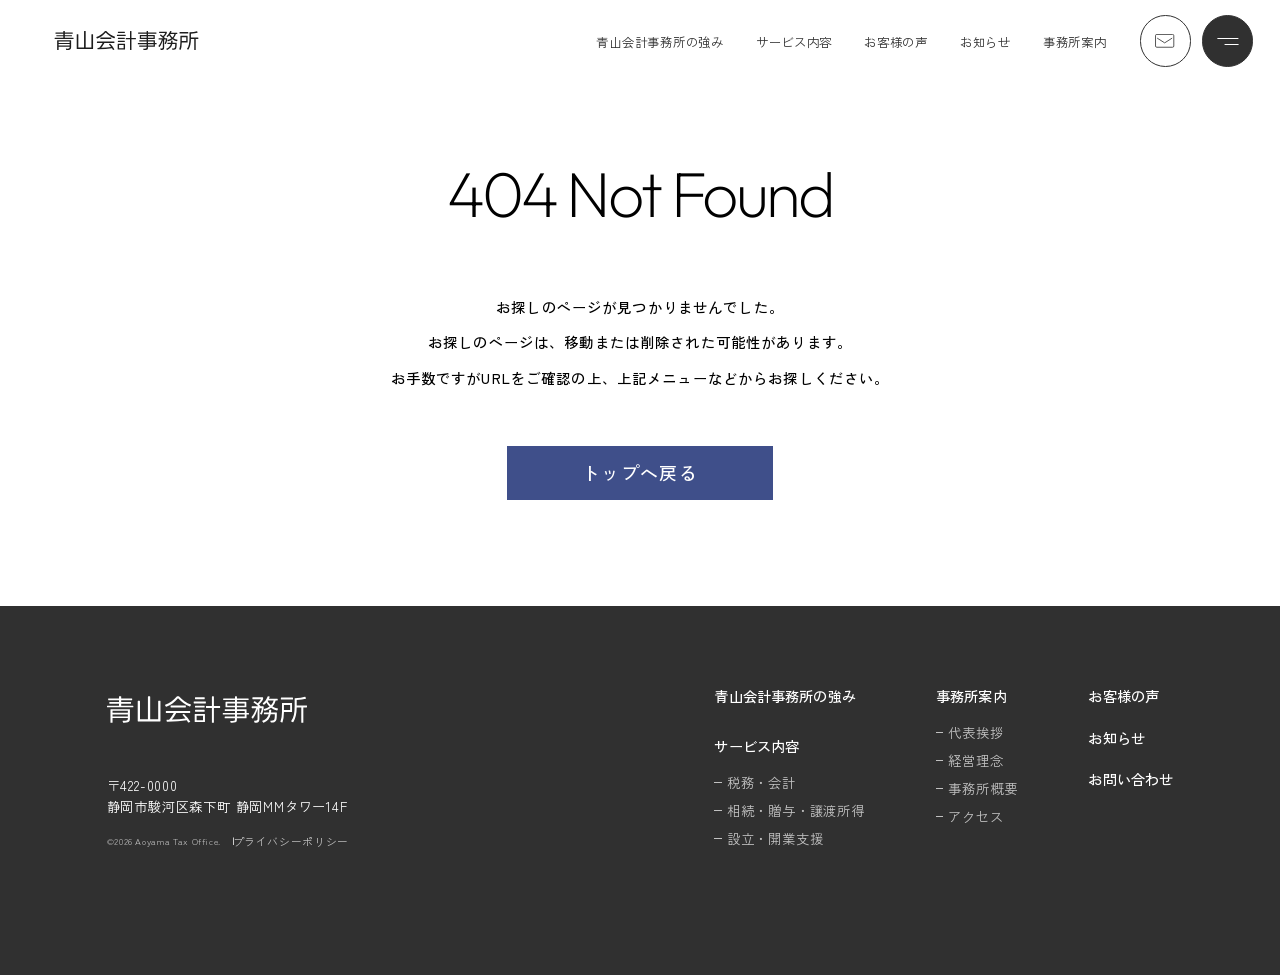
<file: 404/index.html>
<!DOCTYPE html>
<html lang="ja">

<head>
    <meta charset="UTF-8">
    <meta name="viewport" content="width=device-width, initial-scale=1.0">
    <title>404エラー｜青山会計事務所｜静岡県静岡市にある会計事務所</title>

    <!-- 実案件ではないため設定 -->
    <meta name="robots" content="noindex,nofollow">

    <!-- OGP設定 -->
    <meta property="og:url" content="https://matsuyamarikiya.jp/accounting_firm/404">
    <meta property="og:type" content="article">
    <meta property="og:title" content="404エラー｜青山会計事務所｜静岡県静岡市にある会計事務所">
    <meta property="og:description"
        content="静岡県静岡市を拠点とする青山会計事務所は、税務・会計業務、資産の承継、事業開始のサポートなど、多様な会計に関するサービスを提供しております。お客様それぞれのご要望やお悩みに対して、専門家の立場から親身になってご支援させていただきます。">
    <meta property="og:site_name" content="青山会計事務所">

    <!-- ファビコン -->
    <link rel="icon" href="../assets/img/common/favicon.ico">
    <link rel="apple-touch-icon" sizes="180x180" href="../assets/img/common/favicon.ico">

    <!-- google fonts -->
    <link rel="preconnect" href="https://fonts.googleapis.com">
    <link rel="preconnect" href="https://fonts.gstatic.com" crossorigin>
    <link
        href="https://fonts.googleapis.com/css2?family=Outfit:wght@100..900&family=Zen+Kaku+Gothic+Antique:wght@400;500&display=swap"
        rel="stylesheet">

    <!-- css -->
    <link rel="stylesheet" href="../assets/css/style.css">
</head>

<body>
    <!--======================  header  ======================-->
    <header class="l-header js-header js-header--top">
        <div class="l-header__inner">
            <div class="l-header__logo">
                <a href="../index.html" class="l-header__logo-link u-link c-logo u-mask-img" aria-label="topページに戻る"></a>
            </div>

            <div class="l-header__content">
                <nav class="l-header__nav u-sp-hidden" aria-label="ヘッダーのグローバルナビゲーション">
                    <ul class="l-header__list">
                        <li class="l-header__item"><a href="../feature/"
                                class="l-header__link u-underline">青山会計事務所の強み</a>
                        </li>
                        <li class="l-header__item"><a href="../service/" class="l-header__link u-underline">サービス内容</a>
                        </li>
                        <li class="l-header__item"><a href="../voice/" class="l-header__link u-underline">お客様の声</a></li>
                        <li class="l-header__item"><a href="../news/" class="l-header__link u-underline">お知らせ</a></li>
                        <li class="l-header__item"><a href="../about/" class="l-header__link u-underline">事務所案内</a></li>
                    </ul>
                </nav>

                <div class="l-header__btns">
                    <a href="../contact/" class="l-header__btn l-header__btn--contact" aria-label="お問い合わせページに移動する"></a>
                    <button class="l-header__btn l-header__btn--hamburger js-hamburger-btn" aria-label="ハンバーガーメニューを開く">
                        <span></span>
                        <span></span>
                    </button>
                </div>
            </div>
        </div>
    </header>

    <!--======================  hamburger-menu  ======================-->
    <div class="l-hamburger-menu js-hamburger-menu">
        <div class="l-hamburger-menu__inner">
            <nav class="l-hamburger-menu__nav" aria-label="ハンバーガーメニューのナビゲーション">
                <ul class="l-hamburger-menu__list">
                    <li class="l-hamburger-menu__item js-hamburger-menu__item" data-item="feature"><a href="../feature/"
                            class="l-hamburger-menu__link">青山会計事務所の強み</a>
                    </li>
                    <li class="l-hamburger-menu__item l-hamburger-menu__item--has-child js-hamburger-menu__item"
                        data-item="service">
                        <a href="../service/" class="l-hamburger-menu__link">サービス内容</a>
                        <ul class="l-hamburger-menu__sub-list">
                            <li class="l-hamburger-menu__sub-item">
                                <a href="../service#tax" class="l-hamburger-menu__sub-link">税務・会計</a>
                            </li>
                            <li class="l-hamburger-menu__sub-item">
                                <a href="../service#capital" class="l-hamburger-menu__sub-link">相続・贈与・譲渡所得</a>
                            </li>
                            <li class="l-hamburger-menu__sub-item">
                                <a href="../service#support" class="l-hamburger-menu__sub-link">設立・開業支援</a>
                            </li>
                        </ul>
                    </li>
                    <li class="l-hamburger-menu__item l-hamburger-menu__item--has-child js-hamburger-menu__item"
                        data-item="about">
                        <a href="../about/" class="l-hamburger-menu__link">事務所案内</a>
                        <ul class="l-hamburger-menu__sub-list">
                            <li class="l-hamburger-menu__sub-item">
                                <a href="../about#message" class="l-hamburger-menu__sub-link">代表挨拶</a>
                            </li>
                            <li class="l-hamburger-menu__sub-item">
                                <a href="../about#values" class="l-hamburger-menu__sub-link">経営理念</a>
                            </li>
                            <li class="l-hamburger-menu__sub-item">
                                <a href="../about#company" class="l-hamburger-menu__sub-link">事務所概要</a>
                            </li>
                            <li class="l-hamburger-menu__sub-item">
                                <a href="../about#access" class="l-hamburger-menu__sub-link">アクセス</a>
                            </li>
                        </ul>
                    </li>
                    <li class="l-hamburger-menu__item js-hamburger-menu__item" data-item="voice"><a href="../voice/"
                            class="l-hamburger-menu__link">お客様の声</a></li>
                    <li class="l-hamburger-menu__item js-hamburger-menu__item" data-item="news"><a href="../news/"
                            class="l-hamburger-menu__link">お知らせ</a></li>
                    <li class="l-hamburger-menu__item js-hamburger-menu__item" data-item="contact"><a href="../contact/"
                            class="l-hamburger-menu__link">お問い合わせ</a></li>
                </ul>
            </nav>

            <div class="l-hamburger-menu__img u-sp-hidden">
                <img src="../assets/img/common/l-hamburger-menu-01.jpg" width="720" height="806"
                    alt="パソコンを手に笑顔で打ち合わせを行う男女4人" class="js-hamburger-menu__img is-active" data-img="feature">
                <img src="../assets/img/common/l-hamburger-menu-02.jpg" width="720" height="806"
                    alt="ノートパソコンを確認しながら提案を行うスーツ姿の爽やかな男性" class="js-hamburger-menu__img" data-img="service">
                <img src="../assets/img/common/l-hamburger-menu-03.jpg" width="720" height="806" alt="開放感溢れる椅子が並ぶオフィス"
                    class="js-hamburger-menu__img" data-img="about">
                <img src="../assets/img/common/l-hamburger-menu-04.jpg" width="720" height="806"
                    alt="スマートフォンを触る人物の手元とノートパソコン" class="js-hamburger-menu__img" data-img="voice">
                <img src="../assets/img/common/l-hamburger-menu-05.jpg" width="720" height="806" alt="英語で書かれた新聞紙"
                    class="js-hamburger-menu__img" data-img="news">
                <img src="../assets/img/common/l-hamburger-menu-06.jpg" width="720" height="806"
                    alt="ノートパソコンを持つキャリアウーマン" class="js-hamburger-menu__img" data-img="contact">
            </div>

            <div class="l-hamburger-menu__marquee c-marquee">
                <div class="c-marquee__text u-en">
                    Numbers Expert Numbers Expert
                </div>
                <div class="c-marquee__text u-en">
                    Numbers Expert Numbers Expert
                </div>
            </div>
        </div>
    </div>

    <main>

        <section class="p-404">
            <div class="l-inner p-404__inner">

                <h1 class="p-404__title u-en js-header-bg-trigger">404 Not Found</h1>

                <h2 class="c-lead p-404__lead">
                    <span>お探しのページが見つかりませんでした。</span>
                    <span>お探しのページは、移動または削除された可能性があります。</span>
                    <span>お手数ですがURLをご確認の上、上記メニューなどからお探しください。</span>
                </h2>

                <button class="c-btn-large">
                    トップへ戻る
                </button>
            </div>
        </section>
    </main>


    <!--======================  footer  ======================-->
    <footer class="l-footer">
        <div class="l-footer__inner">

            <section class="l-footer__content">
                <h2 class="l-footer__logo c-logo u-mask-img" aria-label="フッターナビゲーション ロゴ"></h2>

                <nav class="l-footer__nav">
                    <ul class="l-footer__list l-footer__list--left">
                        <li class="l-footer__item"><a href="../feature/" class="l-footer__link">青山会計事務所の強み</a>
                        </li>
                        <li class="l-footer__item l-footer__item--has-child">
                            <a href="../service/" class="l-footer__link">サービス内容</a>
                            <ul class="l-footer__sub-list">
                                <li class="l-footer__sub-item">
                                    <a href="../service#tax" class="l-footer__sub-link">税務・会計</a>
                                </li>
                                <li class="l-footer__sub-item">
                                    <a href="../service#capital" class="l-footer__sub-link">相続・贈与・譲渡所得</a>
                                </li>
                                <li class="l-footer__sub-item">
                                    <a href="../service#support" class="l-footer__sub-link">設立・開業支援</a>
                                </li>
                            </ul>
                        </li>
                    </ul>
                    <ul class="l-footer__list l-footer__list--center">
                        <li class="l-footer__item l-footer__item--has-child">
                            <a href="../about/" class="l-footer__link">事務所案内</a>
                            <ul class="l-footer__sub-list">
                                <li class="l-footer__sub-item">
                                    <a href="../about#message" class="l-footer__sub-link">代表挨拶</a>
                                </li>
                                <li class="l-footer__sub-item">
                                    <a href="../about#values" class="l-footer__sub-link">経営理念</a>
                                </li>
                                <li class="l-footer__sub-item">
                                    <a href="../about#company" class="l-footer__sub-link">事務所概要</a>
                                </li>
                                <li class="l-footer__sub-item">
                                    <a href="../about#access" class="l-footer__sub-link">アクセス</a>
                                </li>
                            </ul>
                        </li>
                    </ul>
                    <ul class="l-footer__list l-footer__list--right">
                        <li class="l-footer__item"><a href="../voice/" class="l-footer__link">お客様の声</a>
                        </li>
                        <li class="l-footer__item"><a href="../news/" class="l-footer__link">お知らせ</a></li>
                        <li class="l-footer__item"><a href="../contact/" class="l-footer__link">お問い合わせ</a>
                        </li>
                    </ul>
                </nav>

                <address class="l-footet__address">
                    <span>〒422-0000</span>
                    <span>静岡市駿河区森下町 静岡MMタワー14F</span>
                </address>

                <div class="l-footer__bottom">
                    <small class="l-footer__copy-right">©2026 Aoyama Tax Office.</small>
                    <a href="../privacy-policy/" class="l-footer__privacy-policy">プライバシーポリシー</a>
                </div>
            </section>

        </div>
    </footer>

    <script src="../assets/js/main.js" type="module"></script>
</body>

</html>
</file>
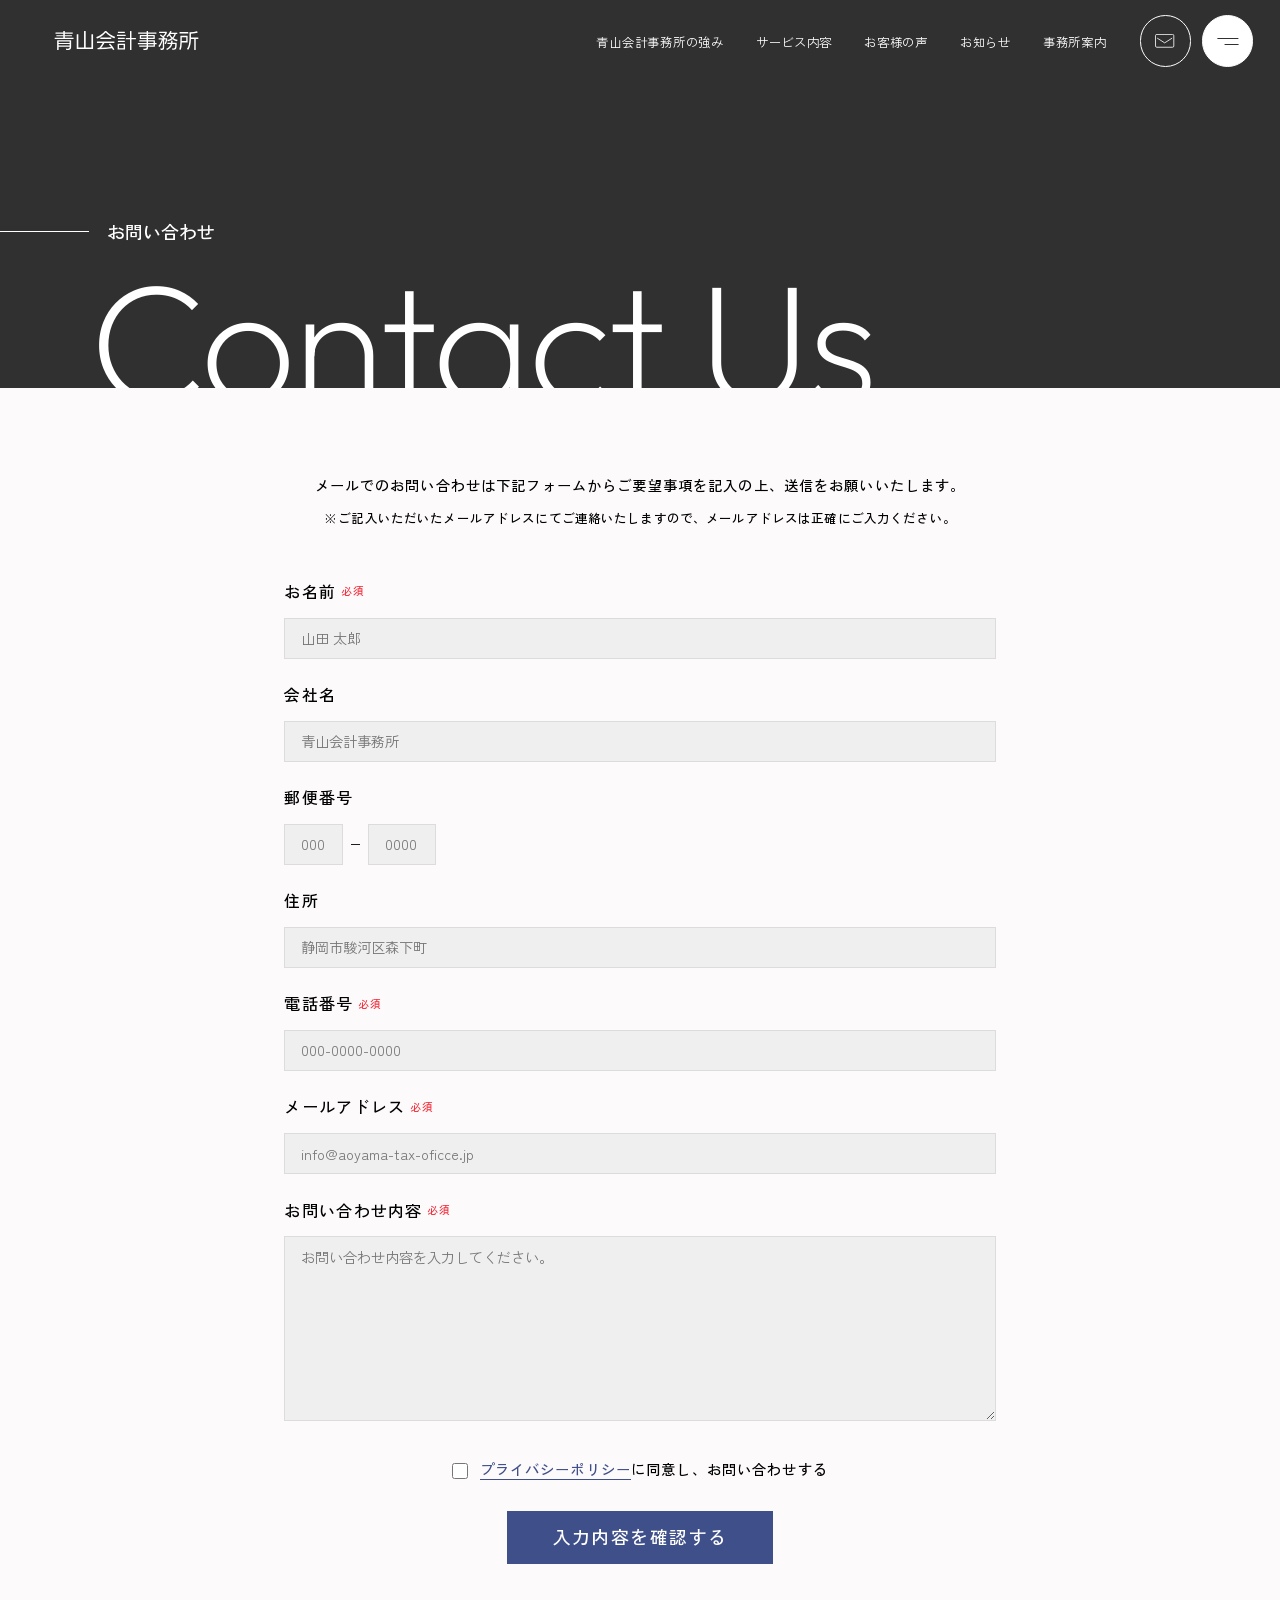
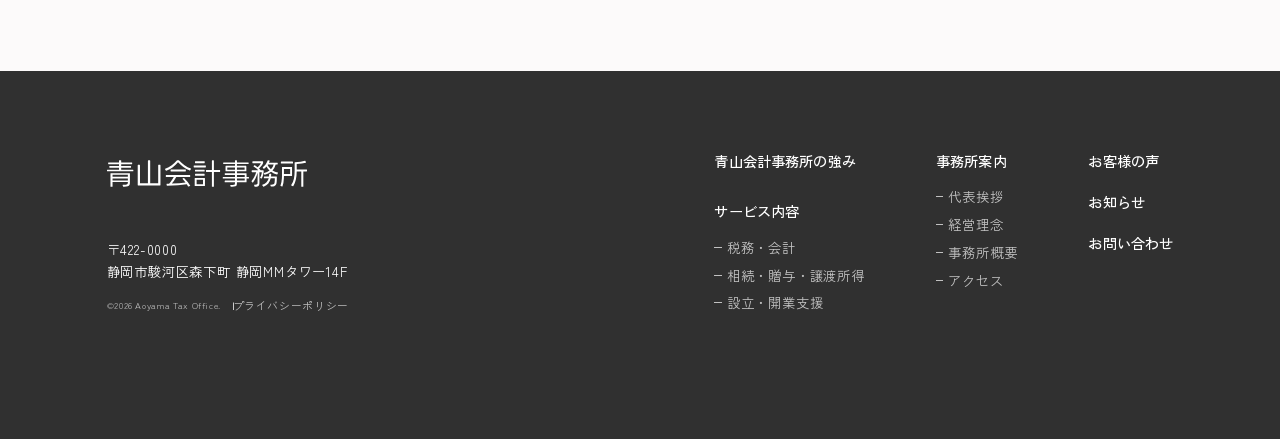
<file: contact/index.html>
<!DOCTYPE html>
<html lang="ja">

<head>
    <meta charset="UTF-8">
    <meta name="viewport" content="width=device-width, initial-scale=1.0">
    <title>お問い合わせ｜青山会計事務所｜静岡県静岡市にある会計事務所</title>

    <!-- 実案件ではないため設定 -->
    <meta name="robots" content="noindex,nofollow">

    <!-- OGP設定 -->
    <meta property="og:url" content="https://matsuyamarikiya.jp/accounting_firm/contact/">
    <meta property="og:type" content="article">
    <meta property="og:title" content="お問い合わせ｜青山会計事務所｜静岡県静岡市にある会計事務所">
    <meta property="og:description"
        content="静岡県静岡市を拠点とする青山会計事務所は、税務・会計業務、資産の承継、事業開始のサポートなど、多様な会計に関するサービスを提供しております。お客様それぞれのご要望やお悩みに対して、専門家の立場から親身になってご支援させていただきます。">
    <meta property="og:site_name" content="青山会計事務所">

    <!-- ファビコン -->
    <link rel="icon" href="../assets/img/common/favicon.ico">
    <link rel="apple-touch-icon" sizes="180x180" href="../assets/img/common/favicon.ico">

    <!-- google fonts -->
    <link rel="preconnect" href="https://fonts.googleapis.com">
    <link rel="preconnect" href="https://fonts.gstatic.com" crossorigin>
    <link
        href="https://fonts.googleapis.com/css2?family=Outfit:wght@100..900&family=Zen+Kaku+Gothic+Antique:wght@400;500&display=swap"
        rel="stylesheet">

    <!-- css -->
    <link rel="stylesheet" href="../assets/css/style.css">
</head>

<body>
    <!--======================  header  ======================-->
    <header class="l-header l-header--sub-page js-header">
        <div class="l-header__inner">
            <div class="l-header__logo">
                <a href="../index.html" class="l-header__logo-link u-link c-logo u-mask-img" aria-label="topページに戻る"></a>
            </div>

            <div class="l-header__content">
                <nav class="l-header__nav u-sp-hidden" aria-label="ヘッダーのグローバルナビゲーション">
                    <ul class="l-header__list">
                        <li class="l-header__item"><a href="../feature/"
                                class="l-header__link u-underline">青山会計事務所の強み</a>
                        </li>
                        <li class="l-header__item"><a href="../service/" class="l-header__link u-underline">サービス内容</a>
                        </li>
                        <li class="l-header__item"><a href="../voice/" class="l-header__link u-underline">お客様の声</a></li>
                        <li class="l-header__item"><a href="../news/" class="l-header__link u-underline">お知らせ</a></li>
                        <li class="l-header__item"><a href="../about/" class="l-header__link u-underline">事務所案内</a></li>
                    </ul>
                </nav>

                <div class="l-header__btns">
                    <a href="../contact/" class="l-header__btn l-header__btn--contact" aria-label="お問い合わせページに移動する"></a>
                    <button class="l-header__btn l-header__btn--hamburger js-hamburger-btn" aria-label="ハンバーガーメニューを開く">
                        <span></span>
                        <span></span>
                    </button>
                </div>
            </div>
        </div>
    </header>

    <!--======================  hamburger-menu  ======================-->
    <div class="l-hamburger-menu js-hamburger-menu">
        <div class="l-hamburger-menu__inner">
          <nav class="l-hamburger-menu__nav" aria-label="ハンバーガーメニューのナビゲーション">
                <ul class="l-hamburger-menu__list">
                    <li class="l-hamburger-menu__item js-hamburger-menu__item" data-item="feature"><a href="../feature/"
                            class="l-hamburger-menu__link">青山会計事務所の強み</a>
                    </li>
                    <li class="l-hamburger-menu__item l-hamburger-menu__item--has-child js-hamburger-menu__item"
                        data-item="service">
                        <a href="../service/" class="l-hamburger-menu__link">サービス内容</a>
                        <ul class="l-hamburger-menu__sub-list">
                            <li class="l-hamburger-menu__sub-item">
                                <a href="../service#tax" class="l-hamburger-menu__sub-link">税務・会計</a>
                            </li>
                            <li class="l-hamburger-menu__sub-item">
                                <a href="../service#capital" class="l-hamburger-menu__sub-link">相続・贈与・譲渡所得</a>
                            </li>
                            <li class="l-hamburger-menu__sub-item">
                                <a href="../service#support" class="l-hamburger-menu__sub-link">設立・開業支援</a>
                            </li>
                        </ul>
                    </li>
                    <li class="l-hamburger-menu__item l-hamburger-menu__item--has-child js-hamburger-menu__item"
                        data-item="about">
                        <a href="../about/" class="l-hamburger-menu__link">事務所案内</a>
                        <ul class="l-hamburger-menu__sub-list">
                            <li class="l-hamburger-menu__sub-item">
                                <a href="../about#message" class="l-hamburger-menu__sub-link">代表挨拶</a>
                            </li>
                            <li class="l-hamburger-menu__sub-item">
                                <a href="../about#values" class="l-hamburger-menu__sub-link">経営理念</a>
                            </li>
                            <li class="l-hamburger-menu__sub-item">
                                <a href="../about#company" class="l-hamburger-menu__sub-link">事務所概要</a>
                            </li>
                            <li class="l-hamburger-menu__sub-item">
                                <a href="../about#access" class="l-hamburger-menu__sub-link">アクセス</a>
                            </li>
                        </ul>
                    </li>
                    <li class="l-hamburger-menu__item js-hamburger-menu__item" data-item="voice"><a href="../voice/"
                            class="l-hamburger-menu__link">お客様の声</a></li>
                    <li class="l-hamburger-menu__item js-hamburger-menu__item" data-item="news"><a href="../news/"
                            class="l-hamburger-menu__link">お知らせ</a></li>
                    <li class="l-hamburger-menu__item js-hamburger-menu__item" data-item="contact"><a href="../contact/"
                            class="l-hamburger-menu__link">お問い合わせ</a></li>
                </ul>
            </nav>

            <div class="l-hamburger-menu__img u-sp-hidden">
                <img src="../assets/img/common/l-hamburger-menu-01.jpg" width="720" height="806"
                    alt="パソコンを手に笑顔で打ち合わせを行う男女4人" class="js-hamburger-menu__img is-active" data-img="feature">
                <img src="../assets/img/common/l-hamburger-menu-02.jpg" width="720" height="806"
                    alt="ノートパソコンを確認しながら提案を行うスーツ姿の爽やかな男性" class="js-hamburger-menu__img" data-img="service">
                <img src="../assets/img/common/l-hamburger-menu-03.jpg" width="720" height="806"
                    alt="開放感溢れる椅子が並ぶオフィス" class="js-hamburger-menu__img" data-img="about">
                <img src="../assets/img/common/l-hamburger-menu-04.jpg" width="720" height="806"
                    alt="スマートフォンを触る人物の手元とノートパソコン" class="js-hamburger-menu__img" data-img="voice">
                <img src="../assets/img/common/l-hamburger-menu-05.jpg" width="720" height="806" alt="英語で書かれた新聞紙"
                    class="js-hamburger-menu__img" data-img="news">
                <img src="../assets/img/common/l-hamburger-menu-06.jpg" width="720" height="806"
                    alt="ノートパソコンを持つキャリアウーマン" class="js-hamburger-menu__img" data-img="contact">
            </div>

            <div class="l-hamburger-menu__marquee c-marquee">
                <div class="c-marquee__text u-en">
                    Numbers Expert Numbers Expert
                </div>
                <div class="c-marquee__text u-en">
                    Numbers Expert Numbers Expert
                </div>
            </div>
        </div>
    </div>

    <main>

        <!--======================  fv  ======================-->
        <div class="l-fv-sub-page p-contact-fv">
            <div class="l-fv-sub-page__title-wrapper">
                <h1 class="l-fv-sub-page__title-ja">お問い合わせ</h1>
                <p class="l-fv-sub-page__title-en u-en">
                    <span>contact</span>
                    <span>us</span>
                </p>
            </div>
        </div>

        <section class="p-contact js-header-bg-trigger">
            <div class="l-inner">
                <h2 class="p-contact__lead c-lead">
                    <span>メールでのお問い合わせは下記フォームからご要望事項を記入の上、送信をお願いいたします。</span>
                    <span class="p-contact__supplement">※ご記入いただいたメールアドレスにてご連絡いたしますので、メールアドレスは正確にご入力ください。</span>
                </h2>

                <form class="p-contact-form">

                    <div class="p-contact-form__list">
                        <div class="p-contact-form__item">
                            <div class="p-contact-form__head">
                                <label for="name" class="c-contact__label">お名前</label>
                                <span class="p-contact-form__required">必須</span>
                            </div>
                            <input type="text" id="name" name="name" class="c-contact__text" placeholder="山田 太郎"
                                required>
                        </div>
                        <div class="p-contact-form__item">
                            <div class="p-contact-form__head">
                                <label for="company" class="c-contact__label">会社名</label>
                            </div>
                            <input type="text" id="company" name="company" class="c-contact__text"
                                placeholder="青山会計事務所">
                        </div>
                        <div class="p-contact-form__item p-contact-form__item--postal-code">
                            <div class="p-contact-form__head">
                                <label for="postal-code-first" class="c-contact__label">郵便番号</label>
                            </div>

                            <div class="p-contact-form__input-wrapper">
                                <input type="text" id="postal-code-first" name="postal-code-first"
                                    class="c-contact__text" maxlength="3" aria-label="郵便番号（3桁）" placeholder="000">
                                <span></span>
                                <input type="text" id="postal-code-second" name="postal-code-second"
                                    class="c-contact__text" maxlength="4" aria-label="郵便番号（4桁）" placeholder="0000">
                            </div>
                        </div>
                        <div class="p-contact-form__item">
                            <div class="p-contact-form__head">
                                <label for="address" class="c-contact__label">住所</label>
                            </div>
                            <input type="text" id="address" name="address" class="c-contact__text"
                                placeholder="静岡市駿河区森下町">
                        </div>
                        <div class="p-contact-form__item">
                            <div class="p-contact-form__head">
                                <label for="tel" class="c-contact__label">電話番号</label>
                                <span class="p-contact-form__required">必須</span>
                            </div>
                            <input type="tel" id="tel" name="tel" class="c-contact__text" placeholder="000-0000-0000">
                        </div>
                        <div class="p-contact-form__item">
                            <div class="p-contact-form__head">
                                <label for="email" class="c-contact__label">メールアドレス</label>
                                <span class="p-contact-form__required">必須</span>
                            </div>
                            <input type="email" id="email" name="email" class="c-contact__text"
                                placeholder="info@aoyama-tax-oficce.jp" required>
                        </div>
                        <div class="p-contact-form__item">
                            <div class="p-contact-form__head">
                                <label for="message" class="c-contact__label">お問い合わせ内容</label>
                                <span class="p-contact-form__required">必須</span>
                            </div>
                            <textarea id="message" name="message" class="c-contact__text p-contact__textarea"
                                placeholder="お問い合わせ内容を入力してください。" rows="6" required></textarea>
                        </div>
                    </div>

                    <div class="p-contact-form__agreement-wrapper">
                        <div class="p-contact-form__agreement">
                            <input type="checkbox" id="privacy-policy" name="privacy-policy" required>
                            <label for="privacy-policy">
                                <a href="/privacy-policy/">プライバシーポリシー</a>に同意し、お問い合わせする
                            </label>
                        </div>
                    </div>

                    <button class="c-btn-large">
                        入力内容を確認する
                    </button>
                </form>
            </div>
        </section>
    </main>


    <!--======================  footer  ======================-->
    <footer class="l-footer">
        <div class="l-footer__inner">

            <section class="l-footer__content">
                <h2 class="l-footer__logo c-logo u-mask-img" aria-label="フッターナビゲーション ロゴ"></h2>

                <nav class="l-footer__nav">
                    <ul class="l-footer__list l-footer__list--left">
                        <li class="l-footer__item"><a href="../feature/" class="l-footer__link">青山会計事務所の強み</a>
                        </li>
                        <li class="l-footer__item l-footer__item--has-child">
                            <a href="../service/" class="l-footer__link">サービス内容</a>
                            <ul class="l-footer__sub-list">
                                <li class="l-footer__sub-item">
                                    <a href="../service#tax" class="l-footer__sub-link">税務・会計</a>
                                </li>
                                <li class="l-footer__sub-item">
                                    <a href="../service#capital" class="l-footer__sub-link">相続・贈与・譲渡所得</a>
                                </li>
                                <li class="l-footer__sub-item">
                                    <a href="../service#support" class="l-footer__sub-link">設立・開業支援</a>
                                </li>
                            </ul>
                        </li>
                    </ul>
                    <ul class="l-footer__list l-footer__list--center">
                        <li class="l-footer__item l-footer__item--has-child">
                            <a href="../about/" class="l-footer__link">事務所案内</a>
                            <ul class="l-footer__sub-list">
                                <li class="l-footer__sub-item">
                                    <a href="../about#message" class="l-footer__sub-link">代表挨拶</a>
                                </li>
                                <li class="l-footer__sub-item">
                                    <a href="../about#values" class="l-footer__sub-link">経営理念</a>
                                </li>
                                <li class="l-footer__sub-item">
                                    <a href="../about#company" class="l-footer__sub-link">事務所概要</a>
                                </li>
                                <li class="l-footer__sub-item">
                                    <a href="../about#access" class="l-footer__sub-link">アクセス</a>
                                </li>
                            </ul>
                        </li>
                    </ul>
                    <ul class="l-footer__list l-footer__list--right">
                        <li class="l-footer__item"><a href="../voice/" class="l-footer__link">お客様の声</a>
                        </li>
                        <li class="l-footer__item"><a href="../news/" class="l-footer__link">お知らせ</a></li>
                        <li class="l-footer__item"><a href="../contact/" class="l-footer__link">お問い合わせ</a>
                        </li>
                    </ul>
                </nav>

                <address class="l-footet__address">
                    <span>〒422-0000</span>
                    <span>静岡市駿河区森下町 静岡MMタワー14F</span>
                </address>

                <div class="l-footer__bottom">
                    <small class="l-footer__copy-right">©2026 Aoyama Tax Office.</small>
                    <a href="../privacy-policy/" class="l-footer__privacy-policy">プライバシーポリシー</a>
                </div>
            </section>

        </div>
    </footer>

    <script src="../assets/js/main.js" type="module"></script>
</body>

</html>
</file>
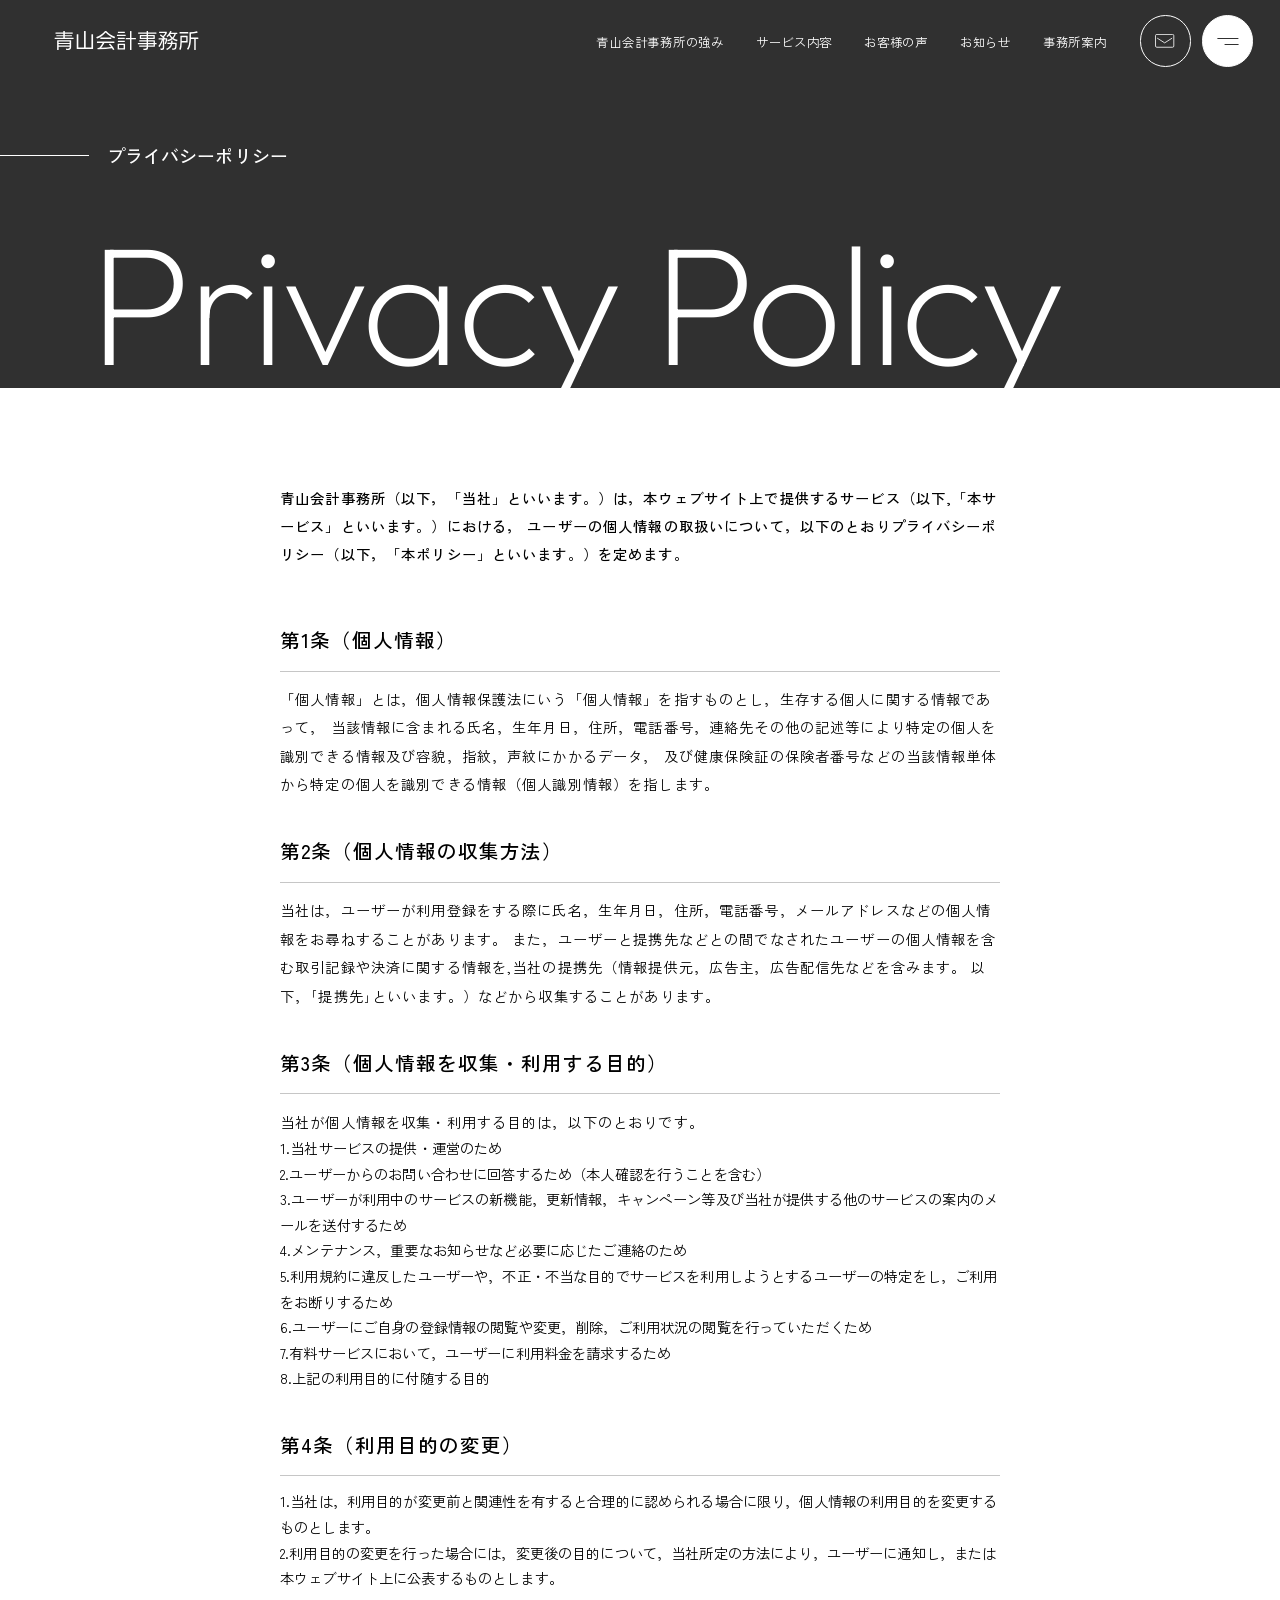
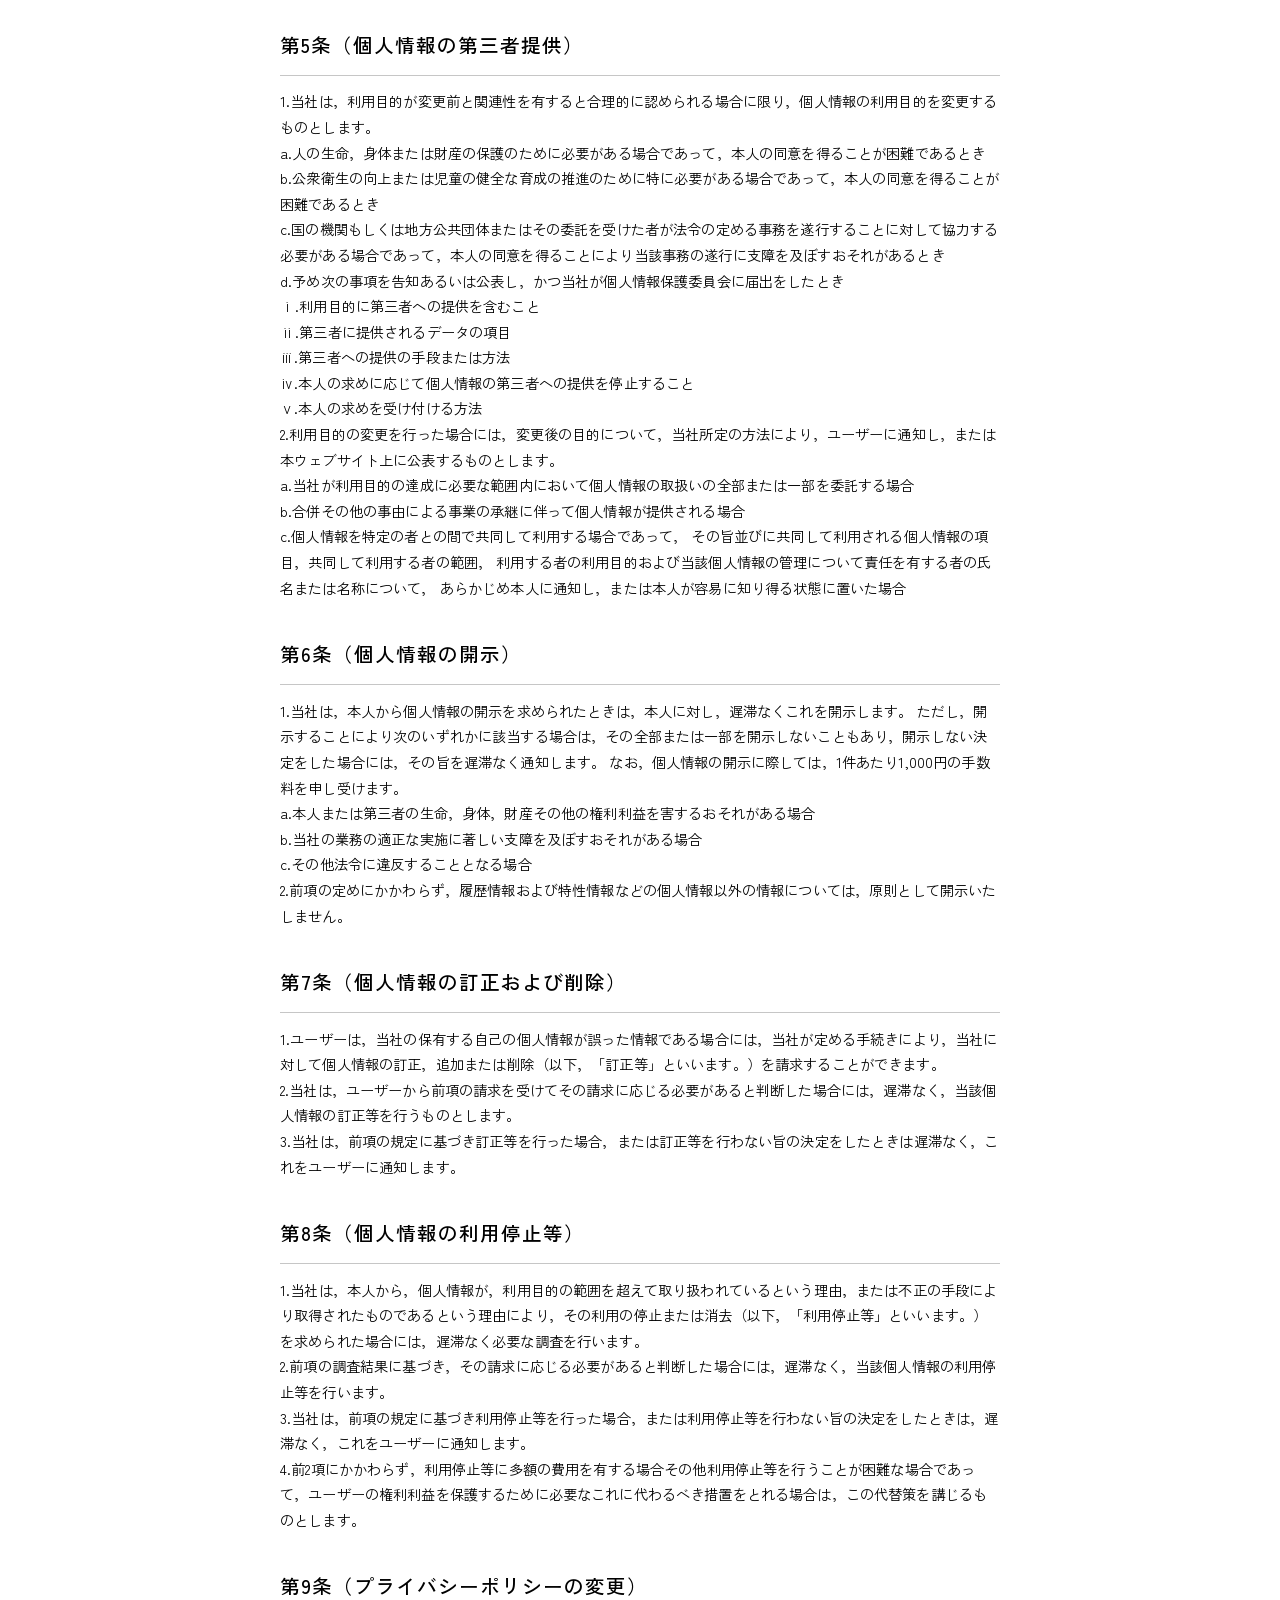
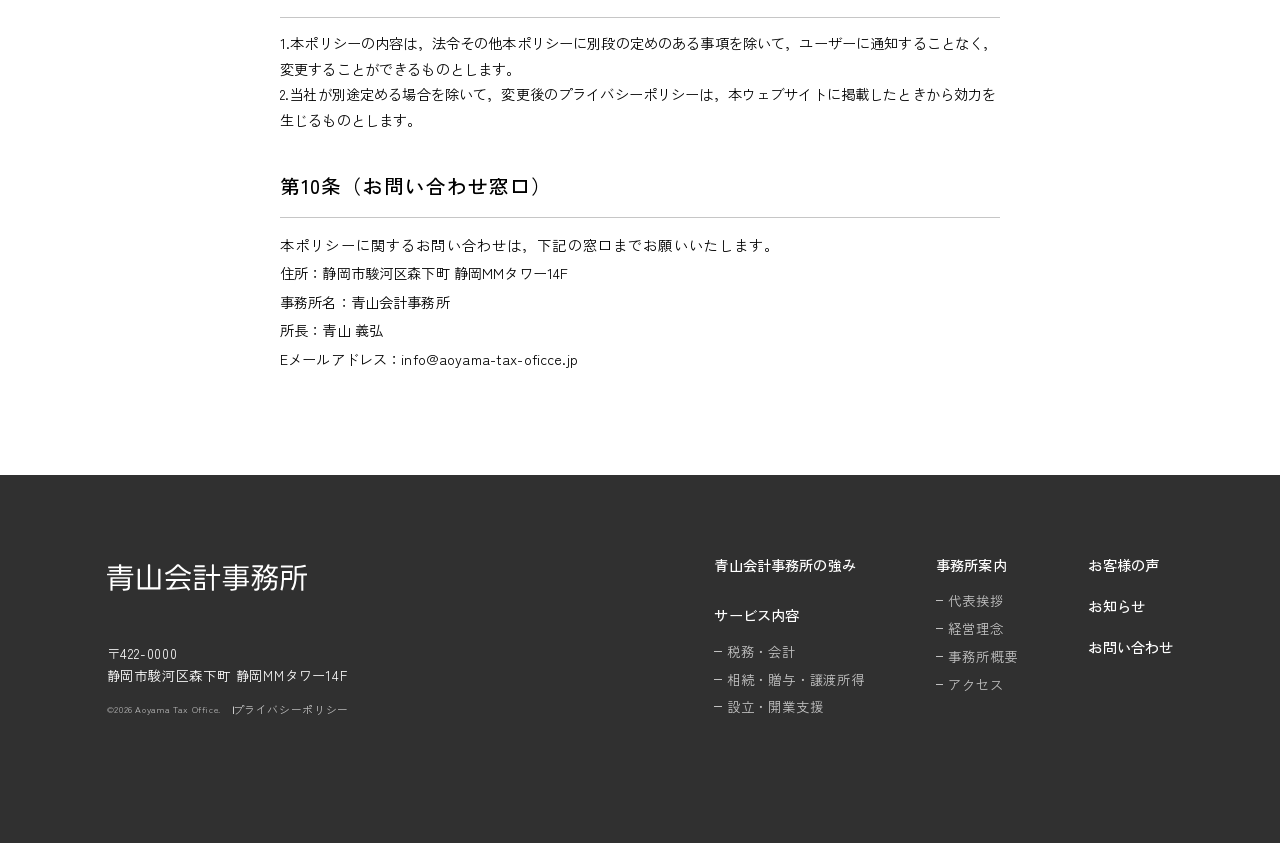
<file: privacy-policy/index.html>
<!DOCTYPE html>
<html lang="ja">

<head>
    <meta charset="UTF-8">
    <meta name="viewport" content="width=device-width, initial-scale=1.0">
    <title>プライバシーポリシー｜青山会計事務所｜静岡県静岡市にある会計事務所</title>

    <!-- 実案件ではないため設定 -->
    <meta name="robots" content="noindex,nofollow">

    <!-- OGP設定 -->
    <meta property="og:url" content="https://matsuyamarikiya.jp/accounting_firm/privacy-policy">
    <meta property="og:type" content="article">
    <meta property="og:title" content="プライバシーポリシー｜青山会計事務所｜静岡県静岡市にある会計事務所">
    <meta property="og:description"
        content="静岡県静岡市を拠点とする青山会計事務所は、税務・会計業務、資産の承継、事業開始のサポートなど、多様な会計に関するサービスを提供しております。お客様それぞれのご要望やお悩みに対して、専門家の立場から親身になってご支援させていただきます。">
    <meta property="og:site_name" content="青山会計事務所">

    <!-- ファビコン -->
    <link rel="icon" href="../assets/img/common/favicon.ico">
    <link rel="apple-touch-icon" sizes="180x180" href="../assets/img/common/favicon.ico">

    <!-- google fonts -->
    <link rel="preconnect" href="https://fonts.googleapis.com">
    <link rel="preconnect" href="https://fonts.gstatic.com" crossorigin>
    <link
        href="https://fonts.googleapis.com/css2?family=Outfit:wght@100..900&family=Zen+Kaku+Gothic+Antique:wght@400;500&display=swap"
        rel="stylesheet">

    <!-- css -->
    <link rel="stylesheet" href="../assets/css/style.css">
</head>

<body>
    <!--======================  header  ======================-->
    <header class="l-header l-header--sub-page js-header">
        <div class="l-header__inner">
            <div class="l-header__logo">
                <a href="../index.html" class="l-header__logo-link u-link c-logo u-mask-img" aria-label="topページに戻る"></a>
            </div>

            <div class="l-header__content">
                <nav class="l-header__nav u-sp-hidden" aria-label="ヘッダーのグローバルナビゲーション">
                    <ul class="l-header__list">
                        <li class="l-header__item"><a href="../feature/"
                                class="l-header__link u-underline">青山会計事務所の強み</a>
                        </li>
                        <li class="l-header__item"><a href="../service/" class="l-header__link u-underline">サービス内容</a>
                        </li>
                        <li class="l-header__item"><a href="../voice/" class="l-header__link u-underline">お客様の声</a></li>
                        <li class="l-header__item"><a href="../news/" class="l-header__link u-underline">お知らせ</a></li>
                        <li class="l-header__item"><a href="../about/" class="l-header__link u-underline">事務所案内</a></li>
                    </ul>
                </nav>

                <div class="l-header__btns">
                    <a href="../contact/" class="l-header__btn l-header__btn--contact" aria-label="お問い合わせページに移動する"></a>
                    <button class="l-header__btn l-header__btn--hamburger js-hamburger-btn" aria-label="ハンバーガーメニューを開く">
                        <span></span>
                        <span></span>
                    </button>
                </div>
            </div>
        </div>
    </header>

    <!--======================  hamburger-menu  ======================-->
    <div class="l-hamburger-menu js-hamburger-menu">
        <div class="l-hamburger-menu__inner">
              <nav class="l-hamburger-menu__nav" aria-label="ハンバーガーメニューのナビゲーション">
                <ul class="l-hamburger-menu__list">
                    <li class="l-hamburger-menu__item js-hamburger-menu__item" data-item="feature"><a href="../feature/"
                            class="l-hamburger-menu__link">青山会計事務所の強み</a>
                    </li>
                    <li class="l-hamburger-menu__item l-hamburger-menu__item--has-child js-hamburger-menu__item"
                        data-item="service">
                        <a href="../service/" class="l-hamburger-menu__link">サービス内容</a>
                        <ul class="l-hamburger-menu__sub-list">
                            <li class="l-hamburger-menu__sub-item">
                                <a href="../service#tax" class="l-hamburger-menu__sub-link">税務・会計</a>
                            </li>
                            <li class="l-hamburger-menu__sub-item">
                                <a href="../service#capital" class="l-hamburger-menu__sub-link">相続・贈与・譲渡所得</a>
                            </li>
                            <li class="l-hamburger-menu__sub-item">
                                <a href="../service#support" class="l-hamburger-menu__sub-link">設立・開業支援</a>
                            </li>
                        </ul>
                    </li>
                    <li class="l-hamburger-menu__item l-hamburger-menu__item--has-child js-hamburger-menu__item"
                        data-item="about">
                        <a href="../about/" class="l-hamburger-menu__link">事務所案内</a>
                        <ul class="l-hamburger-menu__sub-list">
                            <li class="l-hamburger-menu__sub-item">
                                <a href="../about#message" class="l-hamburger-menu__sub-link">代表挨拶</a>
                            </li>
                            <li class="l-hamburger-menu__sub-item">
                                <a href="../about#values" class="l-hamburger-menu__sub-link">経営理念</a>
                            </li>
                            <li class="l-hamburger-menu__sub-item">
                                <a href="../about#company" class="l-hamburger-menu__sub-link">事務所概要</a>
                            </li>
                            <li class="l-hamburger-menu__sub-item">
                                <a href="../about#access" class="l-hamburger-menu__sub-link">アクセス</a>
                            </li>
                        </ul>
                    </li>
                    <li class="l-hamburger-menu__item js-hamburger-menu__item" data-item="voice"><a href="../voice/"
                            class="l-hamburger-menu__link">お客様の声</a></li>
                    <li class="l-hamburger-menu__item js-hamburger-menu__item" data-item="news"><a href="../news/"
                            class="l-hamburger-menu__link">お知らせ</a></li>
                    <li class="l-hamburger-menu__item js-hamburger-menu__item" data-item="contact"><a href="../contact/"
                            class="l-hamburger-menu__link">お問い合わせ</a></li>
                </ul>
            </nav>

            <div class="l-hamburger-menu__img u-sp-hidden">
                <img src="../assets/img/common/l-hamburger-menu-01.jpg" width="720" height="806"
                    alt="パソコンを手に笑顔で打ち合わせを行う男女4人" class="js-hamburger-menu__img is-active" data-img="feature">
                <img src="../assets/img/common/l-hamburger-menu-02.jpg" width="720" height="806"
                    alt="ノートパソコンを確認しながら提案を行うスーツ姿の爽やかな男性" class="js-hamburger-menu__img" data-img="service">
                <img src="../assets/img/common/l-hamburger-menu-03.jpg" width="720" height="806"
                    alt="開放感溢れる椅子が並ぶオフィス" class="js-hamburger-menu__img" data-img="about">
                <img src="../assets/img/common/l-hamburger-menu-04.jpg" width="720" height="806"
                    alt="スマートフォンを触る人物の手元とノートパソコン" class="js-hamburger-menu__img" data-img="voice">
                <img src="../assets/img/common/l-hamburger-menu-05.jpg" width="720" height="806" alt="英語で書かれた新聞紙"
                    class="js-hamburger-menu__img" data-img="news">
                <img src="../assets/img/common/l-hamburger-menu-06.jpg" width="720" height="806"
                    alt="ノートパソコンを持つキャリアウーマン" class="js-hamburger-menu__img" data-img="contact">
            </div>

            <div class="l-hamburger-menu__marquee c-marquee">
                <div class="c-marquee__text u-en">
                    Numbers Expert Numbers Expert
                </div>
                <div class="c-marquee__text u-en">
                    Numbers Expert Numbers Expert
                </div>
            </div>
        </div>
    </div>

    <main>

        <!--======================  fv  ======================-->
        <div class="l-fv-sub-page p-privacy-policy-fv">
            <div class="l-fv-sub-page__title-wrapper">
                <h1 class="l-fv-sub-page__title-ja">プライバシーポリシー</h1>
                <p class="l-fv-sub-page__title-en u-en">
                    <span>privacy</span>
                    <span>policy</span>
                </p>
            </div>
        </div>

        <!--======================  container  ======================-->
        <section class="p-privacy-policy js-header-bg-trigger">
            <div class="p-privacy-policy__inner">
                <h2 class="p-privacy-policy__lead">
                    青山会計事務所（以下，「当社」といいます。）は，本ウェブサイト上で提供するサービス（以下,「本サービス」といいます。）における，
                    ユーザーの個人情報の取扱いについて，以下のとおりプライバシーポリシー（以下，「本ポリシー」といいます。）を定めます。
                </h2>

                <div class="p-privacy-policy__block">
                    <div class="p-privacy-policy__group">
                        <h3 class="p-privacy-policy__title">第1条（個人情報）</h3>
                        <p class="p-privacy-policy__text">
                            「個人情報」とは，個人情報保護法にいう「個人情報」を指すものとし，生存する個人に関する情報であって，
                            当該情報に含まれる氏名，生年月日，住所，電話番号，連絡先その他の記述等により特定の個人を識別できる情報及び容貌，指紋，声紋にかかるデータ，
                            及び健康保険証の保険者番号などの当該情報単体から特定の個人を識別できる情報（個人識別情報）を指します。
                        </p>
                    </div>
                    <div class="p-privacy-policy__group">
                        <h3 class="p-privacy-policy__title">第2条（個人情報の収集方法）</h3>
                        <p class="p-privacy-policy__text">
                            当社は，ユーザーが利用登録をする際に氏名，生年月日，住所，電話番号，メールアドレスなどの個人情報をお尋ねすることがあります。
                            また，ユーザーと提携先などとの間でなされたユーザーの個人情報を含む取引記録や決済に関する情報を,当社の提携先（情報提供元，広告主，広告配信先などを含みます。
                            以下，｢提携先｣といいます。）などから収集することがあります。
                        </p>
                    </div>
                    <div class="p-privacy-policy__group">
                        <h3 class="p-privacy-policy__title">第3条（個人情報を収集・利用する目的）</h3>
                        <p class="p-privacy-policy__text">
                            当社が個人情報を収集・利用する目的は，以下のとおりです。
                        </p>
                        <ol class="p-privacy-policy__list">
                            <li class="p-privacy-policy__item">1.当社サービスの提供・運営のため</li>
                            <li class="p-privacy-policy__item">2.ユーザーからのお問い合わせに回答するため（本人確認を行うことを含む）</li>
                            <li class="p-privacy-policy__item">
                                3.ユーザーが利用中のサービスの新機能，更新情報，キャンペーン等及び当社が提供する他のサービスの案内のメールを送付するため</li>
                            <li class="p-privacy-policy__item">4.メンテナンス，重要なお知らせなど必要に応じたご連絡のため</li>
                            <li class="p-privacy-policy__item">
                                5.利用規約に違反したユーザーや，不正・不当な目的でサービスを利用しようとするユーザーの特定をし，ご利用をお断りするため</li>
                            <li class="p-privacy-policy__item">6.ユーザーにご自身の登録情報の閲覧や変更，削除，ご利用状況の閲覧を行っていただくため</li>
                            <li class="p-privacy-policy__item">7.有料サービスにおいて，ユーザーに利用料金を請求するため</li>
                            <li class="p-privacy-policy__item">8.上記の利用目的に付随する目的</li>
                        </ol>
                    </div>
                    <div class="p-privacy-policy__group">
                        <h3 class="p-privacy-policy__title">第4条（利用目的の変更）</h3>
                        <ol class="p-privacy-policy__list">
                            <li class="p-privacy-policy__item">
                                1.当社は，利用目的が変更前と関連性を有すると合理的に認められる場合に限り，個人情報の利用目的を変更するものとします。</li>
                            <li class="p-privacy-policy__item">
                                2.利用目的の変更を行った場合には，変更後の目的について，当社所定の方法により，ユーザーに通知し，または本ウェブサイト上に公表するものとします。</li>
                        </ol>
                    </div>
                    <div class="p-privacy-policy__group">
                        <h3 class="p-privacy-policy__title">第5条（個人情報の第三者提供）</h3>
                        <ol class="p-privacy-policy__list">
                            <li class="p-privacy-policy__item">
                                1.当社は，利用目的が変更前と関連性を有すると合理的に認められる場合に限り，個人情報の利用目的を変更するものとします。
                                <ol class="p-privacy-policy__list-secondly">
                                    <li class="p-privacy-policy__item-secondly">
                                        a.人の生命，身体または財産の保護のために必要がある場合であって，本人の同意を得ることが困難であるとき
                                    </li>
                                    <li class="p-privacy-policy__item-secondly">
                                        b.公衆衛生の向上または児童の健全な育成の推進のために特に必要がある場合であって，本人の同意を得ることが困難であるとき
                                    </li>
                                    <li class="p-privacy-policy__item-secondly">
                                        c.国の機関もしくは地方公共団体またはその委託を受けた者が法令の定める事務を遂行することに対して協力する必要がある場合であって，本人の同意を得ることにより当該事務の遂行に支障を及ぼすおそれがあるとき
                                    </li>
                                    <li class="p-privacy-policy__item-secondly">
                                        d.予め次の事項を告知あるいは公表し，かつ当社が個人情報保護委員会に届出をしたとき
                                        <ol class="p-privacy-policy__list-third">
                                            <li class="p-privacy-policy__item-third">
                                                ⅰ.利用目的に第三者への提供を含むこと
                                            </li>
                                            <li class="p-privacy-policy__item-third">
                                                ⅱ.第三者に提供されるデータの項目
                                            </li>
                                            <li class="p-privacy-policy__item-third">
                                                ⅲ.第三者への提供の手段または方法
                                            </li>
                                            <li class="p-privacy-policy__item-third">
                                                ⅳ.本人の求めに応じて個人情報の第三者への提供を停止すること
                                            </li>
                                            <li class="p-privacy-policy__item-third">
                                                ⅴ.本人の求めを受け付ける方法
                                            </li>
                                        </ol>
                                    </li>
                                </ol>
                            </li>
                            <li class="p-privacy-policy__item">
                                2.利用目的の変更を行った場合には，変更後の目的について，当社所定の方法により，ユーザーに通知し，または本ウェブサイト上に公表するものとします。
                                <ol class="p-privacy-policy__list-secondly">
                                    <li class="p-privacy-policy__item-secondly">
                                        a.当社が利用目的の達成に必要な範囲内において個人情報の取扱いの全部または一部を委託する場合
                                    </li>
                                    <li class="p-privacy-policy__item-secondly">
                                        b.合併その他の事由による事業の承継に伴って個人情報が提供される場合
                                    </li>
                                    <li class="p-privacy-policy__item-secondly">
                                        c.個人情報を特定の者との間で共同して利用する場合であって，
                                        その旨並びに共同して利用される個人情報の項目，共同して利用する者の範囲，
                                        利用する者の利用目的および当該個人情報の管理について責任を有する者の氏名または名称について，
                                        あらかじめ本人に通知し，または本人が容易に知り得る状態に置いた場合
                                    </li>
                                </ol>
                            </li>
                        </ol>
                    </div>
                    <div class="p-privacy-policy__group">
                        <h3 class="p-privacy-policy__title">第6条（個人情報の開示）</h3>
                        <ol class="p-privacy-policy__list">
                            <li class="p-privacy-policy__item">
                                1.当社は，本人から個人情報の開示を求められたときは，本人に対し，遅滞なくこれを開示します。
                                ただし，開示することにより次のいずれかに該当する場合は，その全部または一部を開示しないこともあり，開示しない決定をした場合には，その旨を遅滞なく通知します。
                                なお，個人情報の開示に際しては，1件あたり1,000円の手数料を申し受けます。
                                <ol class="p-privacy-policy__list-secondly">
                                    <li class="p-privacy-policy__item-secondly">
                                        a.本人または第三者の生命，身体，財産その他の権利利益を害するおそれがある場合
                                    </li>
                                    <li class="p-privacy-policy__item-secondly">
                                        b.当社の業務の適正な実施に著しい支障を及ぼすおそれがある場合
                                    </li>
                                    <li class="p-privacy-policy__item-secondly">
                                        c.その他法令に違反することとなる場合
                                    </li>
                                </ol>
                            </li>
                            <li class="p-privacy-policy__item">
                                2.前項の定めにかかわらず，履歴情報および特性情報などの個人情報以外の情報については，原則として開示いたしません。
                            </li>
                        </ol>
                    </div>
                    <div class="p-privacy-policy__group">
                        <h3 class="p-privacy-policy__title">第7条（個人情報の訂正および削除）</h3>
                        <ol class="p-privacy-policy__list">
                            <li class="p-privacy-policy__item">
                                1.ユーザーは，当社の保有する自己の個人情報が誤った情報である場合には，当社が定める手続きにより，当社に対して個人情報の訂正，追加または削除（以下，「訂正等」といいます。）を請求することができます。
                            </li>
                            <li class="p-privacy-policy__item">
                                2.当社は，ユーザーから前項の請求を受けてその請求に応じる必要があると判断した場合には，遅滞なく，当該個人情報の訂正等を行うものとします。
                            </li>
                            <li class="p-privacy-policy__item">
                                3.当社は，前項の規定に基づき訂正等を行った場合，または訂正等を行わない旨の決定をしたときは遅滞なく，これをユーザーに通知します。
                            </li>
                        </ol>
                    </div>
                    <div class="p-privacy-policy__group">
                        <h3 class="p-privacy-policy__title">第8条（個人情報の利用停止等）</h3>
                        <ol class="p-privacy-policy__list">
                            <li class="p-privacy-policy__item">
                                1.当社は，本人から，個人情報が，利用目的の範囲を超えて取り扱われているという理由，または不正の手段により取得されたものであるという理由により，その利用の停止または消去（以下，「利用停止等」といいます。）を求められた場合には，遅滞なく必要な調査を行います。
                            </li>
                            <li class="p-privacy-policy__item">
                                2.前項の調査結果に基づき，その請求に応じる必要があると判断した場合には，遅滞なく，当該個人情報の利用停止等を行います。
                            </li>
                            <li class="p-privacy-policy__item">
                                3.当社は，前項の規定に基づき利用停止等を行った場合，または利用停止等を行わない旨の決定をしたときは，遅滞なく，これをユーザーに通知します。
                            </li>
                            <li class="p-privacy-policy__item">
                                4.前2項にかかわらず，利用停止等に多額の費用を有する場合その他利用停止等を行うことが困難な場合であって，ユーザーの権利利益を保護するために必要なこれに代わるべき措置をとれる場合は，この代替策を講じるものとします。
                            </li>
                        </ol>
                    </div>
                    <div class="p-privacy-policy__group">
                        <h3 class="p-privacy-policy__title">第9条（プライバシーポリシーの変更）</h3>
                        <ol class="p-privacy-policy__list">
                            <li class="p-privacy-policy__item">
                                1.本ポリシーの内容は，法令その他本ポリシーに別段の定めのある事項を除いて，ユーザーに通知することなく，変更することができるものとします。
                            </li>
                            <li class="p-privacy-policy__item">
                                2.当社が別途定める場合を除いて，変更後のプライバシーポリシーは，本ウェブサイトに掲載したときから効力を生じるものとします。
                            </li>
                        </ol>
                    </div>
                    <div class="p-privacy-policy__group">
                        <h3 class="p-privacy-policy__title">第10条（お問い合わせ窓口）</h3>
                        <p class="p-privacy-policy__text">
                            本ポリシーに関するお問い合わせは，下記の窓口までお願いいたします。
                        </p>
                        <address class="p-privacy-policy__address">
                            <span>住所：静岡市駿河区森下町 静岡MMタワー14F</span>
                            <span>事務所名：青山会計事務所</span>
                            <span>所長：青山 義弘</span>
                            <span>Eメールアドレス：info@aoyama-tax-oficce.jp</span>
                        </address>
                    </div>
                </div>
            </div>
        </section>
    </main>


    <!--======================  footer  ======================-->
    <footer class="l-footer">
        <div class="l-footer__inner">

            <section class="l-footer__content">
                <h2 class="l-footer__logo c-logo u-mask-img" aria-label="フッターナビゲーション ロゴ"></h2>

                <nav class="l-footer__nav">
                    <ul class="l-footer__list l-footer__list--left">
                        <li class="l-footer__item"><a href="../feature/" class="l-footer__link">青山会計事務所の強み</a>
                        </li>
                        <li class="l-footer__item l-footer__item--has-child">
                            <a href="../service/" class="l-footer__link">サービス内容</a>
                            <ul class="l-footer__sub-list">
                                <li class="l-footer__sub-item">
                                    <a href="../service/#tax" class="l-footer__sub-link">税務・会計</a>
                                </li>
                                <li class="l-footer__sub-item">
                                    <a href="../service/#capital" class="l-footer__sub-link">相続・贈与・譲渡所得</a>
                                </li>
                                <li class="l-footer__sub-item">
                                    <a href="../service/#support" class="l-footer__sub-link">設立・開業支援</a>
                                </li>
                            </ul>
                        </li>
                    </ul>
                    <ul class="l-footer__list l-footer__list--center">
                        <li class="l-footer__item l-footer__item--has-child">
                            <a href="../about/" class="l-footer__link">事務所案内</a>
                            <ul class="l-footer__sub-list">
                                <li class="l-footer__sub-item">
                                    <a href="../about/#message" class="l-footer__sub-link">代表挨拶</a>
                                </li>
                                <li class="l-footer__sub-item">
                                    <a href="../about/#values" class="l-footer__sub-link">経営理念</a>
                                </li>
                                <li class="l-footer__sub-item">
                                    <a href="../about/#company" class="l-footer__sub-link">事務所概要</a>
                                </li>
                                <li class="l-footer__sub-item">
                                    <a href="../about/#access" class="l-footer__sub-link">アクセス</a>
                                </li>
                            </ul>
                        </li>
                    </ul>
                    <ul class="l-footer__list l-footer__list--right">
                        <li class="l-footer__item"><a href="../voice/" class="l-footer__link">お客様の声</a>
                        </li>
                        <li class="l-footer__item"><a href="../news/" class="l-footer__link">お知らせ</a></li>
                        <li class="l-footer__item"><a href="../contact/" class="l-footer__link">お問い合わせ</a>
                        </li>
                    </ul>
                </nav>

                <address class="l-footet__address">
                    <span>〒422-0000</span>
                    <span>静岡市駿河区森下町 静岡MMタワー14F</span>
                </address>

                <div class="l-footer__bottom">
                    <small class="l-footer__copy-right">©2026 Aoyama Tax Office.</small>
                    <a href="../privacy-policy/" class="l-footer__privacy-policy">プライバシーポリシー</a>
                </div>
            </section>

        </div>
    </footer>

    <script src="../assets/js/main.js" type="module"></script>
</body>

</html>
</file>
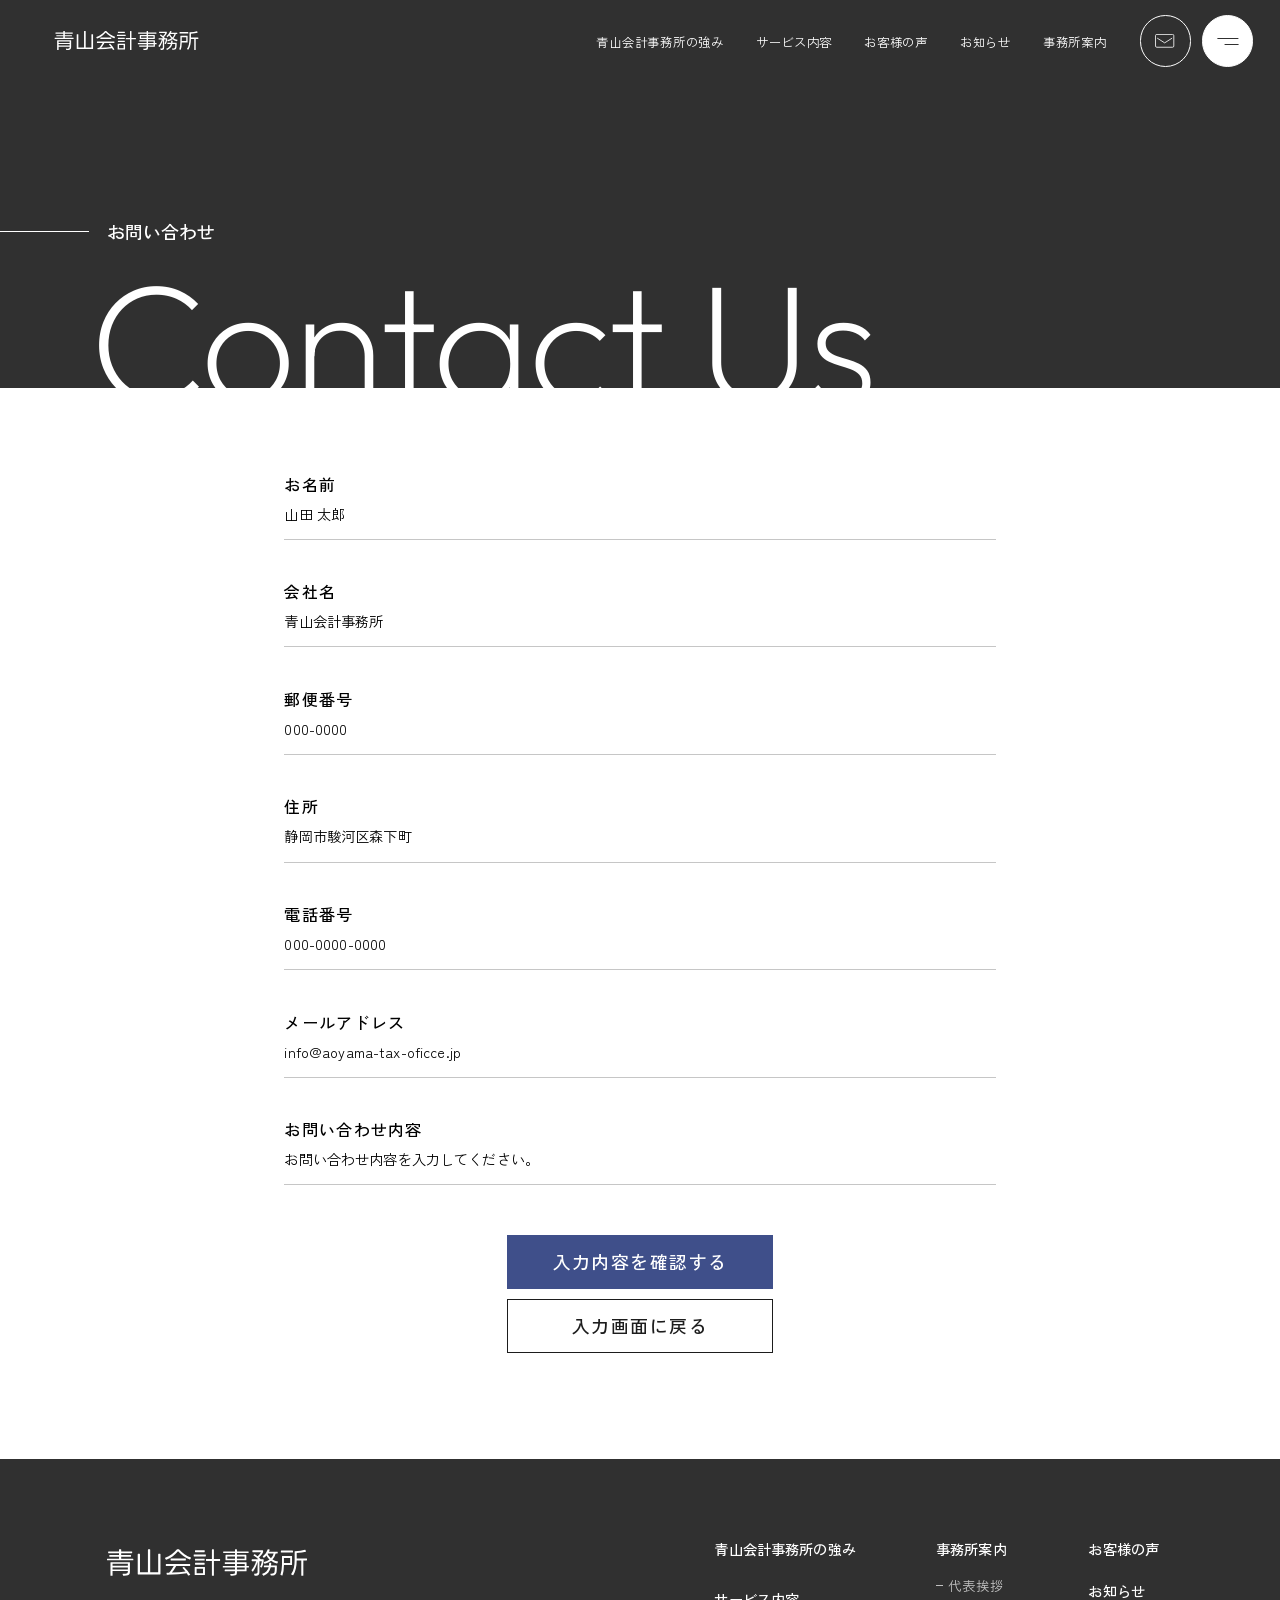
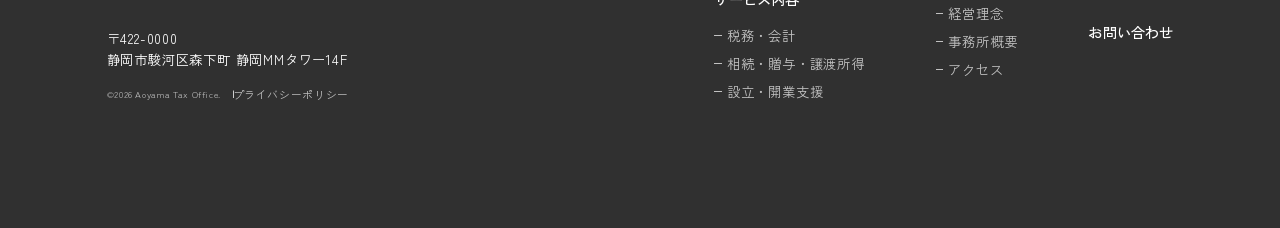
<file: contact/confrim/index.html>
<!DOCTYPE html>
<html lang="ja">

<head>
    <meta charset="UTF-8">
    <meta name="viewport" content="width=device-width, initial-scale=1.0">
    <title>入力内容確認画面｜青山会計事務所｜静岡県静岡市にある会計事務所</title>

    <!-- 実案件ではないため設定 -->
    <meta name="robots" content="noindex,nofollow">

    <!-- OGP設定 -->
    <meta property="og:url" content="https://matsuyamarikiya.jp/accounting_firm/contact/confirm">
    <meta property="og:type" content="article">
    <meta property="og:title" content="入力内容確認画面｜青山会計事務所｜静岡県静岡市にある会計事務所">
    <meta property="og:description"
        content="静岡県静岡市を拠点とする青山会計事務所は、税務・会計業務、資産の承継、事業開始のサポートなど、多様な会計に関するサービスを提供しております。お客様それぞれのご要望やお悩みに対して、専門家の立場から親身になってご支援させていただきます。">
    <meta property="og:site_name" content="青山会計事務所">

    <!-- ファビコン -->
    <link rel="icon" href="../../assets/img/common/favicon.ico">
    <link rel="apple-touch-icon" sizes="180x180" href="../../assets/img/common/favicon.ico">

    <!-- google fonts -->
    <link rel="preconnect" href="https://fonts.googleapis.com">
    <link rel="preconnect" href="https://fonts.gstatic.com" crossorigin>
    <link
        href="https://fonts.googleapis.com/css2?family=Outfit:wght@100..900&family=Zen+Kaku+Gothic+Antique:wght@400;500&display=swap"
        rel="stylesheet">

    <!-- css -->
    <link rel="stylesheet" href="../../assets/css/style.css">
</head>

<body>
    <!--======================  header  ======================-->
    <header class="l-header l-header--sub-page js-header">
        <div class="l-header__inner">
            <div class="l-header__logo">
                <a href="../../index.html" class="l-header__logo-link u-link c-logo u-mask-img"
                    aria-label="topページに戻る"></a>
            </div>

            <div class="l-header__content">
                <nav class="l-header__nav u-sp-hidden" aria-label="ヘッダーのグローバルナビゲーション">
                    <ul class="l-header__list">
                        <li class="l-header__item"><a href="../../feature/"
                                class="l-header__link u-underline">青山会計事務所の強み</a>
                        </li>
                        <li class="l-header__item"><a href="../../service/"
                                class="l-header__link u-underline">サービス内容</a>
                        </li>
                        <li class="l-header__item"><a href="../../voice/" class="l-header__link u-underline">お客様の声</a>
                        </li>
                        <li class="l-header__item"><a href="../../news/" class="l-header__link u-underline">お知らせ</a>
                        </li>
                        <li class="l-header__item"><a href="../../about/" class="l-header__link u-underline">事務所案内</a>
                        </li>
                    </ul>
                </nav>

                <div class="l-header__btns">
                    <a href="../../contact/" class="l-header__btn l-header__btn--contact"
                        aria-label="お問い合わせページに移動する"></a>
                    <button class="l-header__btn l-header__btn--hamburger js-hamburger-btn" aria-label="ハンバーガーメニューを開く">
                        <span></span>
                        <span></span>
                    </button>
                </div>
            </div>
        </div>
    </header>

    <!--======================  hamburger-menu  ======================-->
    <div class="l-hamburger-menu js-hamburger-menu">
        <div class="l-hamburger-menu__inner">
            <nav class="l-hamburger-menu__nav" aria-label="ハンバーガーメニューのナビゲーション">
                <ul class="l-hamburger-menu__list">
                    <li class="l-hamburger-menu__item js-hamburger-menu__item" data-item="feature"><a
                            href="../../feature/" class="l-hamburger-menu__link">青山会計事務所の強み</a>
                    </li>
                    <li class="l-hamburger-menu__item l-hamburger-menu__item--has-child js-hamburger-menu__item"
                        data-item="service">
                        <a href="../../service/" class="l-hamburger-menu__link">サービス内容</a>
                        <ul class="l-hamburger-menu__sub-list">
                            <li class="l-hamburger-menu__sub-item">
                                <a href="../../service#tax" class="l-hamburger-menu__sub-link">税務・会計</a>
                            </li>
                            <li class="l-hamburger-menu__sub-item">
                                <a href="../../service#capital" class="l-hamburger-menu__sub-link">相続・贈与・譲渡所得</a>
                            </li>
                            <li class="l-hamburger-menu__sub-item">
                                <a href="../../service#support" class="l-hamburger-menu__sub-link">設立・開業支援</a>
                            </li>
                        </ul>
                    </li>
                    <li class="l-hamburger-menu__item l-hamburger-menu__item--has-child js-hamburger-menu__item"
                        data-item="about">
                        <a href="../../about/" class="l-hamburger-menu__link">事務所案内</a>
                        <ul class="l-hamburger-menu__sub-list">
                            <li class="l-hamburger-menu__sub-item">
                                <a href="../../about#message" class="l-hamburger-menu__sub-link">代表挨拶</a>
                            </li>
                            <li class="l-hamburger-menu__sub-item">
                                <a href="../../about#values" class="l-hamburger-menu__sub-link">経営理念</a>
                            </li>
                            <li class="l-hamburger-menu__sub-item">
                                <a href="../../about#company" class="l-hamburger-menu__sub-link">事務所概要</a>
                            </li>
                            <li class="l-hamburger-menu__sub-item">
                                <a href="../../about#access" class="l-hamburger-menu__sub-link">アクセス</a>
                            </li>
                        </ul>
                    </li>
                    <li class="l-hamburger-menu__item js-hamburger-menu__item" data-item="voice"><a href="../../voice/"
                            class="l-hamburger-menu__link">お客様の声</a></li>
                    <li class="l-hamburger-menu__item js-hamburger-menu__item" data-item="news"><a href="../../news/"
                            class="l-hamburger-menu__link">お知らせ</a></li>
                    <li class="l-hamburger-menu__item js-hamburger-menu__item" data-item="contact"><a
                            href="../../contact/" class="l-hamburger-menu__link">お問い合わせ</a></li>
                </ul>
            </nav>

            <div class="l-hamburger-menu__img u-sp-hidden">
                <img src="../../assets/img/common/l-hamburger-menu-01.jpg" width="720" height="806"
                    alt="パソコンを手に笑顔で打ち合わせを行う男女4人" class="js-hamburger-menu__img is-active" data-img="feature">
                <img src="../../assets/img/common/l-hamburger-menu-02.jpg" width="720" height="806"
                    alt="ノートパソコンを確認しながら提案を行うスーツ姿の爽やかな男性" class="js-hamburger-menu__img" data-img="service">
                <img src="../../assets/img/common/l-hamburger-menu-03.jpg" width="720" height="806"
                    alt="開放感溢れる椅子が並ぶオフィス" class="js-hamburger-menu__img" data-img="about">
                <img src="../../assets/img/common/l-hamburger-menu-04.jpg" width="720" height="806"
                    alt="スマートフォンを触る人物の手元とノートパソコン" class="js-hamburger-menu__img" data-img="voice">
                <img src="../../assets/img/common/l-hamburger-menu-05.jpg" width="720" height="806" alt="英語で書かれた新聞紙"
                    class="js-hamburger-menu__img" data-img="news">
                <img src="../../assets/img/common/l-hamburger-menu-06.jpg" width="720" height="806"
                    alt="ノートパソコンを持つキャリアウーマン" class="js-hamburger-menu__img" data-img="contact">
            </div>

            <div class="l-hamburger-menu__marquee c-marquee">
                <div class="c-marquee__text u-en">
                    Numbers Expert Numbers Expert
                </div>
                <div class="c-marquee__text u-en">
                    Numbers Expert Numbers Expert
                </div>
            </div>
        </div>
    </div>

    <main>

        <!--======================  fv  ======================-->
        <div class="l-fv-sub-page p-contact-fv">
            <div class="l-fv-sub-page__title-wrapper">
                <h1 class="l-fv-sub-page__title-ja">お問い合わせ</h1>
                <p class="l-fv-sub-page__title-en u-en">
                    <span>contact</span>
                    <span>us</span>
                </p>
            </div>
        </div>

        <section class="p-contact-confirm js-header-bg-trigger">
            <div class="l-inner">

                <div class="p-contact-confirm__list">
                    <div class="p-contact-confirm__item">
                        <p class="c-contact__label">お名前</p>
                        <p class="c-contact__text p-contact-confirm__text">山田 太郎</p>
                    </div>
                    <div class="p-contact-confirm__item">
                        <p class="c-contact__label">会社名</p>
                        <p class="c-contact__text p-contact-confirm__text">青山会計事務所</p>
                    </div>
                    <div class="p-contact-confirm__item">
                        <p class="c-contact__label">郵便番号</p>
                        <p class="c-contact__text p-contact-confirm__text">000-0000</p>
                    </div>
                    <div class="p-contact-confirm__item">
                        <p class="c-contact__label">住所</p>
                        <p class="c-contact__text p-contact-confirm__text">静岡市駿河区森下町</p>
                    </div>
                    <div class="p-contact-confirm__item">
                        <p class="c-contact__label">電話番号</p>
                        <p class="c-contact__text p-contact-confirm__text">000-0000-0000</p>
                    </div>
                    <div class="p-contact-confirm__item">
                        <p class="c-contact__label">メールアドレス</p>
                        <p class="c-contact__text p-contact-confirm__text">info@aoyama-tax-oficce.jp</p>
                    </div>
                    <div class="p-contact-confirm__item">
                        <p class="c-contact__label">お問い合わせ内容</p>
                        <p class="c-contact__text p-contact-confirm__text">お問い合わせ内容を入力してください。</p>
                    </div>
                </div>

                <div class="p-contact-confirm__wrapper">
                    <button class="c-btn-large">
                        入力内容を確認する
                    </button>
                    <button class="c-btn-large c-btn-large--back">
                        入力画面に戻る
                    </button>
                </div>

            </div>
        </section>
    </main>


    <!--======================  footer  ======================-->
    <footer class="l-footer">
        <div class="l-footer__inner">

            <section class="l-footer__content">
                <h2 class="l-footer__logo c-logo u-mask-img" aria-label="フッターナビゲーション ロゴ"></h2>

                <nav class="l-footer__nav">
                    <ul class="l-footer__list l-footer__list--left">
                        <li class="l-footer__item"><a href="../../feature/" class="l-footer__link">青山会計事務所の強み</a>
                        </li>
                        <li class="l-footer__item l-footer__item--has-child">
                            <a href="../../service/" class="l-footer__link">サービス内容</a>
                            <ul class="l-footer__sub-list">
                                <li class="l-footer__sub-item">
                                    <a href="../../service#tax" class="l-footer__sub-link">税務・会計</a>
                                </li>
                                <li class="l-footer__sub-item">
                                    <a href="../../service#capital" class="l-footer__sub-link">相続・贈与・譲渡所得</a>
                                </li>
                                <li class="l-footer__sub-item">
                                    <a href="../../service#support" class="l-footer__sub-link">設立・開業支援</a>
                                </li>
                            </ul>
                        </li>
                    </ul>
                    <ul class="l-footer__list l-footer__list--center">
                        <li class="l-footer__item l-footer__item--has-child">
                            <a href="../../about/" class="l-footer__link">事務所案内</a>
                            <ul class="l-footer__sub-list">
                                <li class="l-footer__sub-item">
                                    <a href="../../about#message" class="l-footer__sub-link">代表挨拶</a>
                                </li>
                                <li class="l-footer__sub-item">
                                    <a href="../../about#values" class="l-footer__sub-link">経営理念</a>
                                </li>
                                <li class="l-footer__sub-item">
                                    <a href="../../about#company" class="l-footer__sub-link">事務所概要</a>
                                </li>
                                <li class="l-footer__sub-item">
                                    <a href="../../about#access" class="l-footer__sub-link">アクセス</a>
                                </li>
                            </ul>
                        </li>
                    </ul>
                    <ul class="l-footer__list l-footer__list--right">
                        <li class="l-footer__item"><a href="../../voice/" class="l-footer__link">お客様の声</a>
                        </li>
                        <li class="l-footer__item"><a href="../../news/" class="l-footer__link">お知らせ</a></li>
                        <li class="l-footer__item"><a href="../../contact/" class="l-footer__link">お問い合わせ</a>
                        </li>
                    </ul>
                </nav>

                <address class="l-footet__address">
                    <span>〒422-0000</span>
                    <span>静岡市駿河区森下町 静岡MMタワー14F</span>
                </address>

                <div class="l-footer__bottom">
                    <small class="l-footer__copy-right">©2026 Aoyama Tax Office.</small>
                    <a href="../../privacy-policy/" class="l-footer__privacy-policy">プライバシーポリシー</a>
                </div>
            </section>

        </div>
    </footer>

    <script src="../../assets/js/main.js" type="module"></script>
</body>

</html>
</file>
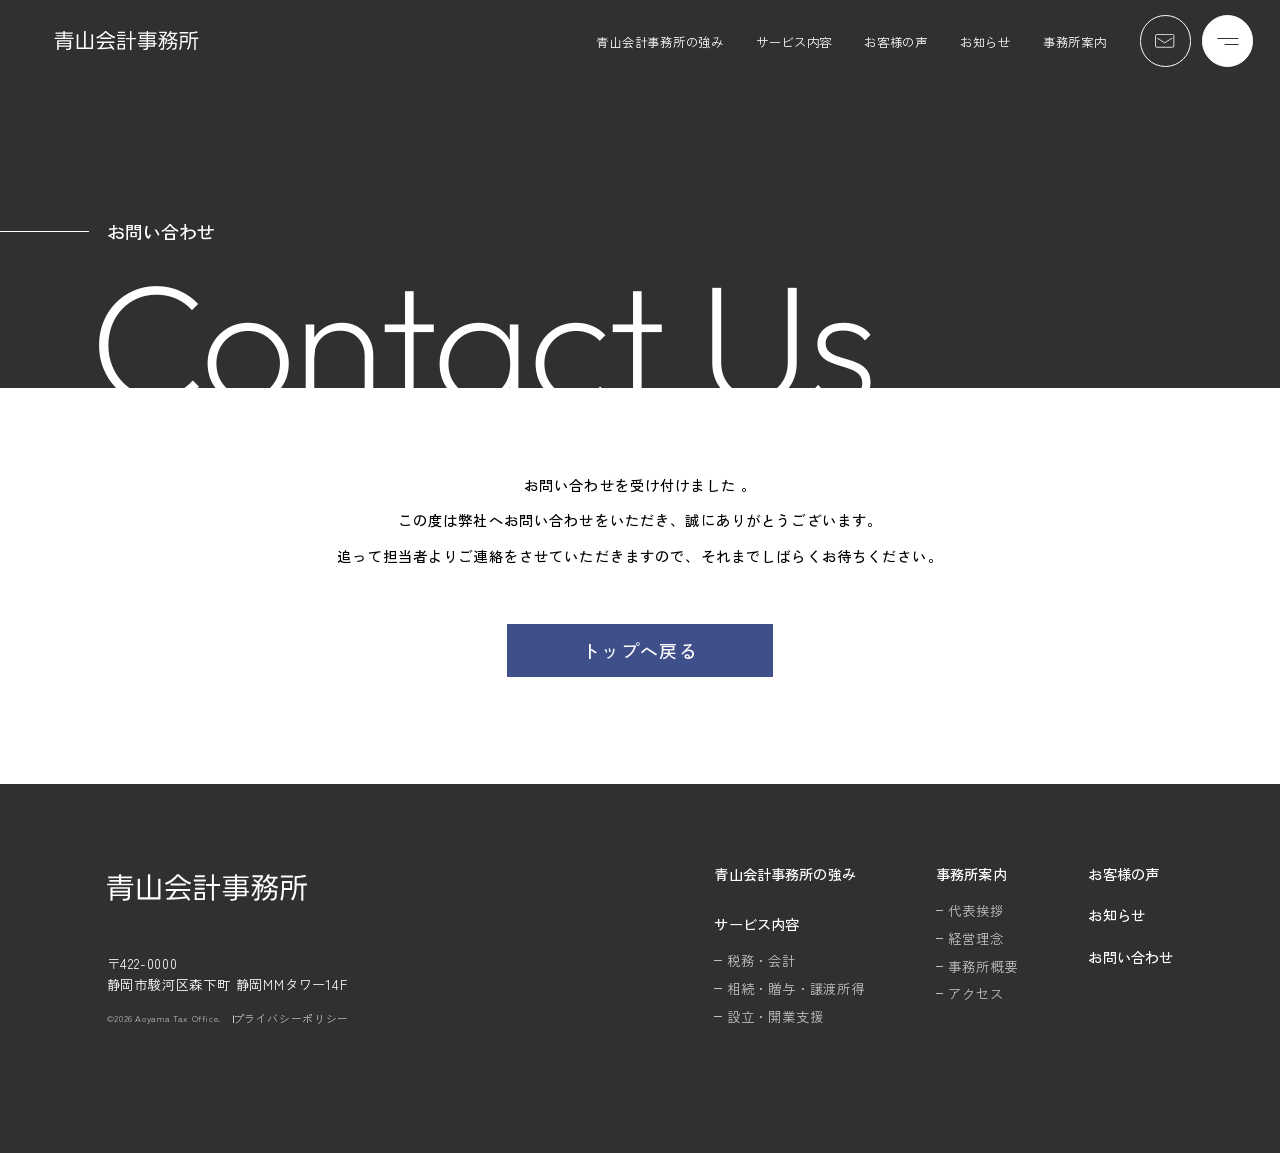
<file: contact/confrim/thanks/index.html>
<!DOCTYPE html>
<html lang="ja">

<head>
    <meta charset="UTF-8">
    <meta name="viewport" content="width=device-width, initial-scale=1.0">
    <title>送信完了画面｜青山会計事務所｜静岡県静岡市にある会計事務所</title>

    <!-- 実案件ではないため設定 -->
    <meta name="robots" content="noindex,nofollow">

    <!-- OGP設定 -->
    <meta property="og:url" content="https://matsuyamarikiya.jp/accounting_firm/contact/confirm/thanks">
    <meta property="og:type" content="article">
    <meta property="og:title" content="送信完了画面｜青山会計事務所｜静岡県静岡市にある会計事務所">
    <meta property="og:description"
        content="静岡県静岡市を拠点とする青山会計事務所は、税務・会計業務、資産の承継、事業開始のサポートなど、多様な会計に関するサービスを提供しております。お客様それぞれのご要望やお悩みに対して、専門家の立場から親身になってご支援させていただきます。">
    <meta property="og:site_name" content="青山会計事務所">

    <!-- ファビコン -->
    <link rel="icon" href="../../../assets/img/common/favicon.ico">
    <link rel="apple-touch-icon" sizes="180x180" href="/assets/img/common/favicon.ico">

    <!-- google fonts -->
    <link rel="preconnect" href="https://fonts.googleapis.com">
    <link rel="preconnect" href="https://fonts.gstatic.com" crossorigin>
    <link
        href="https://fonts.googleapis.com/css2?family=Outfit:wght@100..900&family=Zen+Kaku+Gothic+Antique:wght@400;500&display=swap"
        rel="stylesheet">

    <!-- css -->
    <link rel="stylesheet" href="../../../assets/css/style.css">
</head>

<body>
    <!--======================  header  ======================-->
    <header class="l-header l-header--sub-page js-header">
        <div class="l-header__inner">
            <div class="l-header__logo">
                <a href="../../../index.html" class="l-header__logo-link u-link c-logo u-mask-img" aria-label="topページに戻る"></a>
            </div>

            <div class="l-header__content">
                <nav class="l-header__nav u-sp-hidden" aria-label="ヘッダーのグローバルナビゲーション">
                    <ul class="l-header__list">
                        <li class="l-header__item"><a href="../../../feature/" class="l-header__link u-underline">青山会計事務所の強み</a>
                        </li>
                        <li class="l-header__item"><a href="../../../service/" class="l-header__link u-underline">サービス内容</a>
                        </li>
                        <li class="l-header__item"><a href="../../../voice/" class="l-header__link u-underline">お客様の声</a></li>
                        <li class="l-header__item"><a href="../../../news/" class="l-header__link u-underline">お知らせ</a></li>
                        <li class="l-header__item"><a href="../../../about/" class="l-header__link u-underline">事務所案内</a></li>
                    </ul>
                </nav>

                <div class="l-header__btns">
                    <a href="../../../contact/" class="l-header__btn l-header__btn--contact" aria-label="お問い合わせページに移動する"></a>
                    <button class="l-header__btn l-header__btn--hamburger js-hamburger-btn" aria-label="ハンバーガーメニューを開く">
                        <span></span>
                        <span></span>
                    </button>
                </div>
            </div>
        </div>
    </header>

    <!--======================  hamburger-menu  ======================-->
    <div class="l-hamburger-menu js-hamburger-menu">
        <div class="l-hamburger-menu__inner">
                        <nav class="l-hamburger-menu__nav" aria-label="ハンバーガーメニューのナビゲーション">
                <ul class="l-hamburger-menu__list">
                    <li class="l-hamburger-menu__item js-hamburger-menu__item" data-item="feature"><a href="../../../feature/"
                            class="l-hamburger-menu__link">青山会計事務所の強み</a>
                    </li>
                    <li class="l-hamburger-menu__item l-hamburger-menu__item--has-child js-hamburger-menu__item"
                        data-item="service">
                        <a href="../../../service/" class="l-hamburger-menu__link">サービス内容</a>
                        <ul class="l-hamburger-menu__sub-list">
                            <li class="l-hamburger-menu__sub-item">
                                <a href="../../../service#tax" class="l-hamburger-menu__sub-link">税務・会計</a>
                            </li>
                            <li class="l-hamburger-menu__sub-item">
                                <a href="../../../service#capital" class="l-hamburger-menu__sub-link">相続・贈与・譲渡所得</a>
                            </li>
                            <li class="l-hamburger-menu__sub-item">
                                <a href="../../../service#support" class="l-hamburger-menu__sub-link">設立・開業支援</a>
                            </li>
                        </ul>
                    </li>
                    <li class="l-hamburger-menu__item l-hamburger-menu__item--has-child js-hamburger-menu__item"
                        data-item="about">
                        <a href="../../../about/" class="l-hamburger-menu__link">事務所案内</a>
                        <ul class="l-hamburger-menu__sub-list">
                            <li class="l-hamburger-menu__sub-item">
                                <a href="../../../about#message" class="l-hamburger-menu__sub-link">代表挨拶</a>
                            </li>
                            <li class="l-hamburger-menu__sub-item">
                                <a href="../../../about#values" class="l-hamburger-menu__sub-link">経営理念</a>
                            </li>
                            <li class="l-hamburger-menu__sub-item">
                                <a href="../../../about#company" class="l-hamburger-menu__sub-link">事務所概要</a>
                            </li>
                            <li class="l-hamburger-menu__sub-item">
                                <a href="../../../about#access" class="l-hamburger-menu__sub-link">アクセス</a>
                            </li>
                        </ul>
                    </li>
                    <li class="l-hamburger-menu__item js-hamburger-menu__item" data-item="voice"><a href="../../../voice/"
                            class="l-hamburger-menu__link">お客様の声</a></li>
                    <li class="l-hamburger-menu__item js-hamburger-menu__item" data-item="news"><a href="../../../news/"
                            class="l-hamburger-menu__link">お知らせ</a></li>
                    <li class="l-hamburger-menu__item js-hamburger-menu__item" data-item="contact"><a href="../../../contact/"
                            class="l-hamburger-menu__link">お問い合わせ</a></li>
                </ul>
            </nav>

            <div class="l-hamburger-menu__img u-sp-hidden">
                <img src="../../../assets/img/common/l-hamburger-menu-01.jpg" width="720" height="806"
                    alt="パソコンを手に笑顔で打ち合わせを行う男女4人" class="js-hamburger-menu__img is-active" data-img="feature">
                <img src="../../../assets/img/common/l-hamburger-menu-02.jpg" width="720" height="806"
                    alt="ノートパソコンを確認しながら提案を行うスーツ姿の爽やかな男性" class="js-hamburger-menu__img" data-img="service">
                <img src="../../../assets/img/common/l-hamburger-menu-03.jpg" width="720" height="806"
                    alt="開放感溢れる椅子が並ぶオフィス" class="js-hamburger-menu__img" data-img="about">
                <img src="../../../assets/img/common/l-hamburger-menu-04.jpg" width="720" height="806"
                    alt="スマートフォンを触る人物の手元とノートパソコン" class="js-hamburger-menu__img" data-img="voice">
                <img src="../../../assets/img/common/l-hamburger-menu-05.jpg" width="720" height="806" alt="英語で書かれた新聞紙"
                    class="js-hamburger-menu__img" data-img="news">
                <img src="../../../assets/img/common/l-hamburger-menu-06.jpg" width="720" height="806"
                    alt="ノートパソコンを持つキャリアウーマン" class="js-hamburger-menu__img" data-img="contact">
            </div>

            <div class="l-hamburger-menu__marquee c-marquee">
                <div class="c-marquee__text u-en">
                    Numbers Expert Numbers Expert
                </div>
                <div class="c-marquee__text u-en">
                    Numbers Expert Numbers Expert
                </div>
            </div>
        </div>
    </div>

    <main>

        <!--======================  fv  ======================-->
        <div class="l-fv-sub-page p-contact-fv">
            <div class="l-fv-sub-page__title-wrapper">
                <h1 class="l-fv-sub-page__title-ja">お問い合わせ</h1>
                <p class="l-fv-sub-page__title-en u-en">
                    <span>contact</span>
                    <span>us</span>
                </p>
            </div>
        </div>

        <section class="p-contact-thanks js-header-bg-trigger">
            <div class="l-inner">

                <h2 class="c-lead p-contact-thanks__lead">
                    <span>お問い合わせを受け付けました 。</span>
                    <span>この度は弊社へお問い合わせをいただき、誠にありがとうございます。 </span>
                    <span>追って担当者よりご連絡をさせていただきますので、それまでしばらくお待ちください。 </span>
                </h2>

                <button class="c-btn-large">
                    トップへ戻る
                </button>
            </div>
        </section>
    </main>


    <!--======================  footer  ======================-->
    <footer class="l-footer">
        <div class="l-footer__inner">

            <section class="l-footer__content">
                <h2 class="l-footer__logo c-logo u-mask-img" aria-label="フッターナビゲーション ロゴ"></h2>

                <nav class="l-footer__nav">
                    <ul class="l-footer__list l-footer__list--left">
                        <li class="l-footer__item"><a href="../../../feature/" class="l-footer__link">青山会計事務所の強み</a>
                        </li>
                        <li class="l-footer__item l-footer__item--has-child">
                            <a href="../../../service/" class="l-footer__link">サービス内容</a>
                            <ul class="l-footer__sub-list">
                                <li class="l-footer__sub-item">
                                    <a href="../../../service#tax" class="l-footer__sub-link">税務・会計</a>
                                </li>
                                <li class="l-footer__sub-item">
                                    <a href="../../../service#capital" class="l-footer__sub-link">相続・贈与・譲渡所得</a>
                                </li>
                                <li class="l-footer__sub-item">
                                    <a href="../../../service#support" class="l-footer__sub-link">設立・開業支援</a>
                                </li>
                            </ul>
                        </li>
                    </ul>
                    <ul class="l-footer__list l-footer__list--center">
                        <li class="l-footer__item l-footer__item--has-child">
                            <a href="../../../about/" class="l-footer__link">事務所案内</a>
                            <ul class="l-footer__sub-list">
                                <li class="l-footer__sub-item">
                                    <a href="../../../about#message" class="l-footer__sub-link">代表挨拶</a>
                                </li>
                                <li class="l-footer__sub-item">
                                    <a href="../../../about#values" class="l-footer__sub-link">経営理念</a>
                                </li>
                                <li class="l-footer__sub-item">
                                    <a href="../../../about#company" class="l-footer__sub-link">事務所概要</a>
                                </li>
                                <li class="l-footer__sub-item">
                                    <a href="../../../about#access" class="l-footer__sub-link">アクセス</a>
                                </li>
                            </ul>
                        </li>
                    </ul>
                    <ul class="l-footer__list l-footer__list--right">
                        <li class="l-footer__item"><a href="../../../voice/" class="l-footer__link">お客様の声</a>
                        </li>
                        <li class="l-footer__item"><a href="../../../news/" class="l-footer__link">お知らせ</a></li>
                        <li class="l-footer__item"><a href="../../../contact/" class="l-footer__link">お問い合わせ</a>
                        </li>
                    </ul>
                </nav>

                <address class="l-footet__address">
                    <span>〒422-0000</span>
                    <span>静岡市駿河区森下町 静岡MMタワー14F</span>
                </address>

                <div class="l-footer__bottom">
                    <small class="l-footer__copy-right">©2026 Aoyama Tax Office.</small>
                    <a href="../../../privacy-policy/" class="l-footer__privacy-policy">プライバシーポリシー</a>
                </div>
            </section>

        </div>
    </footer>

    <script src="../../../assets/js/main.js" type="module"></script>
</body>

</html>
</file>
<file: assets/css/style.css>
@charset "UTF-8";
/* --------------------------------------
	reset css
-------------------------------------- */
/* border-box を全要素にセット */
:where(*, ::before, ::after) {
  box-sizing: border-box;
}

/* 全要素のマージンをリセット */
* {
  margin: 0;
}

/* 親要素をはみ出さないようにする + 隙間ができないようにする */
:where(img, video) {
  display: block;
  max-width: 100%;
  height: auto;
  width: 100%;
}

/* iframe */
:where(iframe) {
  display: block;
  border: none;
}

/* テキストのオーバーフローを回避 */
:where(p, h1, h2, h3, h4, h5, h6) {
  overflow-wrap: break-word;
}

/* フォーム要素のタイポグラフィをリセット */
:where(input, button, textarea, select) {
  font: inherit;
  color: inherit;
  text-transform: none;
  border: 0;
  background: transparent;
}

/* ボタン要素のタイポグラフィをリセット */
:where(button) {
  background: none;
  border: none;
  border-radius: 0;
  cursor: pointer;
  padding: 0;
  margin: 0;
}

/* テキストエリアの水平リサイズを無効に */
:where(textarea) {
  resize: vertical;
}

/* カーソル セット */
:where(button, label, select, summary) {
  cursor: pointer;
}

/* リストのデフォルト記号を非表示 */
:where(ul, ol) {
  list-style: none;
  padding: 0;
}

/* リンクのデフォルトスタイルをリセット */
:where(a) {
  text-decoration: none;
  color: inherit;
}

/* addressのデフォルトスタイルをリセット */
:where(address) {
  font-style: normal;
}

/* --------------------------------------
  base
-------------------------------------- */
:root {
  --base-vw: 375;
}
@media (width >= 900px) {
  :root {
    --base-vw: 1440;
  }
}

html {
  font-size: calc(100vw / var(--base-vw));
  scroll-behavior: smooth;
}

body {
  font-family: "Zen Kaku Gothic Antique", sans-serif;
  font-style: normal;
  font-size: 16rem;
  font-weight: 400;
  letter-spacing: 0.01em;
}

/* --------------------------------------
  utility
-------------------------------------- */
/* padding */
.u-p {
  padding: 30rem;
}

/* padding-inline */
.u-pi {
  padding-inline: 30rem;
}

/* background-image */
.u-bg {
  background-repeat: no-repeat;
}

/* hover時、下線が伸びる */
.u-underline {
  background-image: linear-gradient(90deg, currentcolor, currentcolor);
  background-repeat: no-repeat;
  background-position: 100% 100%;
  background-size: 0% 0.06em;
  transition: background-size 0.36s ease-out;
}

@media (width >= 900px) {
  .u-underline:hover {
    background-position: 0% 100%;
    background-size: 100% 0.06em;
    transition-duration: 0.24s;
  }
}

/* hover時、半透明にする */
.u-link {
  transition: opacity 0.3s;
}

@media (width >= 900px) {
  .u-link:hover {
    opacity: 0.7;
  }
}

/* スクロール無効化 */
.u-scroll-hidden {
  overflow: hidden;
}

/* pc 非表示 */
@media (width >= 900px) {
  .u-pc-hidden {
    display: none;
  }
}

/* sp 非表示 */
.u-sp-hidden {
  display: none;
}
@media (width >= 900px) {
  .u-sp-hidden {
    display: block;
  }
}

/* font 英語 */
.u-en {
  font-family: "Outfit", sans-serif;
  text-transform: capitalize;
}

/* mask-img */
.u-mask-img {
  mask-repeat: no-repeat;
  mask-size: contain;
  mask-position: center;
}

/* overflow-hidden */
.u-overflow-hidden {
  overflow: hidden;
}

/* visually-hidden */
.u-visually-hidden {
  position: absolute;
  width: 1px;
  height: 1px;
  padding: 0;
  margin: -1px;
  overflow: hidden;
  clip: rect(0, 0, 0, 0);
  white-space: nowrap;
  border: 0;
}

/* --------------------------------------
  title
-------------------------------------- */
.c-title__wrapper {
  display: inline-flex;
  flex-direction: column;
  gap: 8rem;
}
@media (width >= 900px) {
  .c-title__wrapper {
    gap: 0;
  }
}

.c-title-ja {
  display: flex;
  align-items: center;
  gap: 15rem;
  font-size: 16rem;
  font-weight: 500;
  line-height: 2.625;
  /* □の装飾 */
}
.c-title-ja::before {
  content: "";
  display: block;
  width: 15rem;
  aspect-ratio: 1/1;
  background: #3f4f8a;
}

.c-title-en {
  display: inline-block;
  font-size: 64rem;
  font-weight: 200;
  line-height: 0.92;
  letter-spacing: -0.05em;
  position: relative;
  /* 装飾線 */
}
.c-title-en::before, .c-title-en::after {
  content: "";
  display: block;
  background: #303030;
  opacity: 0.25;
  height: 1px;
  position: absolute;
}
.c-title-en::before {
  top: 8rem;
}
.c-title-en::after {
  bottom: 4rem;
}
@media (width >= 900px) {
  .c-title-en {
    font-size: 110rem;
  }
  .c-title-en::before {
    top: 17rem;
  }
  .c-title-en::after {
    bottom: 11rem;
  }
}

/* --------------------------------------
  btn (default)
-------------------------------------- */
.c-btn-default__wrapper {
  display: grid;
  grid-template-columns: 1fr auto;
  align-items: center;
  gap: 15rem;
}

/* border */
.c-btn-default__border {
  overflow: hidden;
  position: relative;
  height: 100%;
}
.c-btn-default__border::before, .c-btn-default__border::after {
  content: "";
  display: block;
  background: currentColor;
  width: 100%;
  height: 1px;
  position: absolute;
  top: 50%;
  transform: translateY(-50%);
}
.c-btn-default__border::before {
  left: 0;
}
.c-btn-default__border::after {
  left: -100%;
}

/* hover時、線を左から右に移動 */
.c-btn-default__wrapper:hover .c-btn-default__border::before, .c-btn-default__wrapper:hover .c-btn-default__border::after {
  animation-name: border-translateX;
  animation-duration: 0.3s;
  animation-fill-mode: forwards;
  transform: translate(0, -50%);
}
.c-btn-default__wrapper:hover .c-btn-default__border::after {
  animation-delay: 0.2s;
}

@keyframes border-translateX {
  0% {
    transform: translate(0, -50%);
  }
  100% {
    transform: translate(100%, -50%);
  }
}
/* text */
.c-btn-default__text-wrapper {
  display: flex;
  flex-direction: column;
  height: 50%;
  overflow: hidden;
}

.c-btn-default__text {
  line-height: 2;
  letter-spacing: 0.06em;
}

/* hover時、テキストを下から上に移動 */
.c-btn-default__wrapper:hover .c-btn-default__text {
  animation-name: text-translateY;
  animation-duration: 0.3s;
  animation-fill-mode: forwards;
  transform: translateY(0);
}

@keyframes text-translateY {
  0% {
    transform: translateY(0);
  }
  100% {
    transform: translateY(-100%);
  }
}
/* --------------------------------------
  btn (arrow)
-------------------------------------- */
.c-btn-arrow {
  display: inline-grid;
  place-items: center;
  width: 84rem;
  height: 30rem;
  border: 1px solid currentColor;
  border-radius: 15rem;
  opacity: 0.4;
  transition: opacity 0.3s;
}
.c-btn-arrow:hover {
  opacity: 1;
}

.c-btn-arrow__icon {
  display: block;
  width: 31rem;
  height: 9rem;
  -webkit-mask-image: url("../img/common/c-btn-arrow.svg");
  mask-image: url("../img/common/c-btn-arrow.svg");
  -webkit-mask-position: center;
  mask-position: center;
  -webkit-mask-repeat: no-repeat;
  mask-repeat: no-repeat;
  -webkit-mask-size: contain;
  mask-size: contain;
  background-color: currentColor;
}

/* --------------------------------------
  btn (large)
-------------------------------------- */
.c-btn-large {
  background: #3f4f8a;
  border: 1px solid #3f4f8a;
  display: grid;
  place-items: center;
  width: 100%;
  height: 60rem;
  color: #ffffff;
  font-size: 20rem;
  font-weight: 500;
  line-height: 2;
  letter-spacing: 0.08em;
  transition: background 0.3s, color 0.3s;
}
@media (width >= 900px) {
  .c-btn-large {
    width: 300rem;
    margin: 0 auto;
  }
}
.c-btn-large:hover {
  background: #26346a;
}
.c-btn-large--back {
  border-color: #1d1d1d;
  background: transparent;
  color: #1d1d1d;
}
.c-btn-large--back:hover {
  background: #26346a;
  color: #ffffff;
}

/* --------------------------------------
  pagination-btn
-------------------------------------- */
.c-pagination-btn__wrapper {
  display: grid;
  grid-template-columns: repeat(2, 50rem);
  align-items: center;
  justify-content: center;
  gap: 10rem;
}

.c-pagination-btn {
  width: 100%;
  aspect-ratio: 1/1;
  border-radius: 50%;
  border: 1px solid #ffffff;
  display: grid;
  place-items: center;
  font-size: 18rem;
  line-height: 1;
  letter-spacing: -0.05em;
  opacity: 0.4;
  transition: opacity 0.3s;
}
@media (width >= 900px) {
  .c-pagination-btn:hover {
    opacity: 1;
  }
}

.c-pagination-btn--is-active {
  color: #1d1d1d;
  background: #ffffff;
  opacity: 1;
}

/* --------------------------------------
  marquee
-------------------------------------- */
.c-marquee {
  font-size: 125rem;
  font-weight: 200;
  letter-spacing: -0.02em;
  line-height: 0.61;
  display: flex;
  white-space: nowrap;
  overflow: hidden;
  position: relative;
}
@media (width >= 900px) {
  .c-marquee {
    font-size: 250rem;
  }
}
.c-marquee::before, .c-marquee::after {
  content: "";
  display: block;
  width: 100%;
  height: 1px;
  background: currentColor;
  position: absolute;
}
.c-marquee::before {
  top: 0;
}
.c-marquee::after {
  bottom: 0;
}

/* テキストを無限ループする */
.c-marquee__text {
  animation-name: marquee;
  animation-duration: 30s;
  animation-timing-function: linear;
  animation-iteration-count: infinite;
  text-transform: none;
}

@keyframes marquee {
  0% {
    translate: 0;
  }
  100% {
    translate: -100%;
  }
}
/* --------------------------------------
  voice-item
-------------------------------------- */
.wrapper {
  width: 330rem;
}
@media (width >= 900px) {
  .wrapper {
    width: 420rem;
  }
}

.c-voice-item {
  width: 100%;
  color: currentColor;
}

.c-voice-item__link {
  display: block;
}
@media (width >= 900px) {
  .c-voice-item__link {
    padding: 60rem;
  }
}

.c-voice-item__number {
  display: block;
  font-size: 14rem;
  font-weight: 300;
  line-height: 0.714;
  letter-spacing: 0.02em;
  margin-bottom: 20rem;
}

.c-voice-item__img {
  aspect-ratio: 270/300;
  border-radius: 10rem;
  overflow: hidden;
  margin-bottom: 26rem;
}
@media (width >= 900px) {
  .c-voice-item__img {
    aspect-ratio: 300/330;
  }
}
.c-voice-item__img img {
  height: 100%;
  object-fit: cover;
  transition: scale 0.3s;
}

/* hover時、画像を拡大 */
.c-voice-item__link:hover img {
  scale: 1.1;
}

.c-voice-item__company {
  font-size: 14rem;
  line-height: 1.429;
  letter-spacing: 0.1em;
  margin-bottom: 5rem;
  opacity: 0.5;
}

.c-voice-item__text {
  font-size: 18rem;
  line-height: 1.777;
  letter-spacing: 0.06em;
}

/* --------------------------------------
  news-item
-------------------------------------- */
.c-news-item {
  width: 100%;
  color: currentColor;
  border-bottom: 1px solid rgba(29, 29, 29, 0.25);
}

.c-news-item__link {
  display: flex;
  flex-direction: column;
  gap: 25rem;
  padding: 30rem 15rem;
  position: relative;
}
@media (width >= 900px) {
  .c-news-item__link {
    flex-direction: row;
    align-items: center;
    padding: 30rem 0;
    gap: 60rem;
  }
}
.c-news-item__link::before {
  content: "";
  display: block;
  width: 100%;
  height: 0;
  position: absolute;
  bottom: 0;
  left: 0;
  z-index: -1;
  background: #efefef;
  transition: height 0.3s;
}
.c-news-item__link:hover::before {
  height: 100%;
}

.c-news-item__img {
  aspect-ratio: 315/210;
  border-radius: 5rem;
  overflow: hidden;
}
@media (width >= 900px) {
  .c-news-item__img {
    width: 180rem;
    aspect-ratio: 180/120;
  }
}
.c-news-item__img img {
  height: 100%;
  object-fit: cover;
}

.c-news-item__info {
  display: flex;
  align-items: center;
  gap: 12rem;
  margin-bottom: 10rem;
}
@media (width >= 900px) {
  .c-news-item__info {
    margin-bottom: 16rem;
  }
}

.c-news-item__category {
  font-size: 12rem;
  line-height: 1.66;
  letter-spacing: 0.1em;
  display: grid;
  place-items: center;
  color: #ffffff;
  background: #303030;
  border-radius: 15rem;
  width: 78rem;
  height: 24rem;
}

.c-news-item__date {
  line-height: 0;
  letter-spacing: 0.04em;
  font-weight: 200;
}

.c-news-item__title {
  font-size: 18rem;
  font-weight: 500;
  line-height: 1.39;
  letter-spacing: 0.06em;
}

/* --------------------------------------
  logo
-------------------------------------- */
.c-logo {
  display: block;
  width: 125rem;
  height: 17rem;
  mask-image: url(../img/common/c-logo.svg);
  background-color: #1d1d1d;
}
@media (width >= 900px) {
  .c-logo {
    width: 165rem;
    height: 22rem;
  }
}

/* --------------------------------------
  service-decoration
-------------------------------------- */
.c-service__decorations {
  display: flex;
  align-items: flex-start;
  flex-direction: row-reverse;
}
.c-service__decorations > span {
  display: block;
  width: 15rem;
  aspect-ratio: 1/1;
  background: #3f4f8a;
}
.c-service__decorations > span:nth-of-type(2) {
  background: #59b9c7;
}
.c-service__decorations > span:nth-of-type(3) {
  background: #b7c8d0;
}

/* --------------------------------------
  contact
-------------------------------------- */
.c-contact__label {
  font-size: 18rem;
  font-weight: 500;
  line-height: 2;
  letter-spacing: 0.08em;
}

.c-contact__text {
  width: 100%;
  border: 1px solid rgba(48, 48, 48, 0.1);
  background: #efefef;
  padding: 7rem 17rem;
  line-height: 2;
}

.c-contact__text {
  height: 46rem;
  line-height: 1;
}

/* --------------------------------------
  lead
-------------------------------------- */
.c-lead {
  font-size: 16rem;
  font-weight: 500;
  line-height: 2.5;
  letter-spacing: 0.08em;
  text-align: center;
}
.c-lead span {
  display: block;
}

/* --------------------------------------
  header
-------------------------------------- */
.l-header {
  color: #303030;
  width: 100%;
  position: fixed;
  top: 0;
  left: 0;
  z-index: 30;
  transition: color 0.3s, background 0.3s;
}

.l-header__inner {
  padding: 18rem;
  display: flex;
  justify-content: space-between;
  align-items: center;
}
@media (width >= 900px) {
  .l-header__inner {
    padding: 17rem 30rem 17rem 60rem;
  }
}

@media (width >= 900px) {
  .l-header__content {
    display: flex;
    align-items: center;
    gap: 37rem;
  }
}

@media (width >= 900px) {
  .l-header__nav {
    transition: opacity 0.3s, visibility 0.3s;
  }
}

@media (width >= 900px) {
  .l-header__list {
    display: flex;
    align-items: center;
    gap: 36rem;
  }
}

@media (width >= 900px) {
  .l-header__link {
    font-size: 14rem;
    letter-spacing: 0.06em;
    padding-bottom: 6rem;
  }
}

.l-header__btns {
  display: flex;
  align-items: center;
  gap: 7rem;
}
@media (width >= 900px) {
  .l-header__btns {
    gap: 12rem;
  }
}

.l-header__btn {
  width: 39rem;
  aspect-ratio: 1/1;
  border: 1px solid #303030;
  border-radius: 50%;
  transition: background 0.3s, border 0.3s;
}
@media (width >= 900px) {
  .l-header__btn {
    width: 58rem;
  }
}
.l-header__btn--contact {
  display: grid;
  place-items: center;
  transition: opacity 0.3s, visibility 0.3s, background 0.3s, border 0.3s;
}
.l-header__btn--contact::before {
  content: "";
  display: block;
  width: 16rem;
  height: 11.5rem;
  mask-image: url(../img/common/mail-icon.svg);
  mask-position: center;
  mask-repeat: no-repeat;
  mask-size: contain;
  background-color: currentColor;
  transition: background-color 0.3s;
}
@media (width >= 900px) {
  .l-header__btn--contact::before {
    width: 23rem;
    height: 16.6rem;
  }
}
@media (width >= 900px) {
  .l-header__btn--contact:hover {
    background: #303030;
  }
  .l-header__btn--contact:hover::before {
    background-color: #ffffff;
  }
}
.l-header__btn--hamburger {
  background: currentColor;
  position: relative;
}
.l-header__btn--hamburger span {
  content: "";
  display: block;
  height: 1px;
  background: #ffffff;
  position: absolute;
  transform: translateX(-50%);
  transition: transform 0.3s, background 0.3s;
}
.l-header__btn--hamburger span:nth-of-type(1) {
  width: 42.85%;
  top: calc(50% - 2px);
  left: 50%;
}
@media (width >= 900px) {
  .l-header__btn--hamburger span:nth-of-type(1) {
    top: calc(50% - 3px);
  }
}
.l-header__btn--hamburger span:nth-of-type(2) {
  width: 30%;
  top: 55%;
  left: 56%;
}
@media (width >= 900px) {
  .l-header__btn--hamburger span:nth-of-type(2) {
    top: calc(50% + 3px);
    left: calc(50% + 4px);
  }
}
@media (width >= 900px) {
  .l-header__btn--hamburger:hover {
    background: #ffffff;
  }
  .l-header__btn--hamburger:hover span {
    background: #303030;
  }
}

/* ハンバーガーメニューopen時 */
.l-header.is-open {
  color: #ffffff;
}
.l-header.is-open .l-header__logo-link {
  background-color: #ffffff;
}
@media (width >= 900px) {
  .l-header.is-open .l-header__nav {
    opacity: 0;
    visibility: hidden;
  }
}
.l-header.is-open .l-header__btn--contact {
  opacity: 0;
  visibility: hidden;
}
.l-header.is-open .l-header__btn--hamburger {
  background: #ffffff;
}
@media (width >= 900px) {
  .l-header.is-open .l-header__btn--hamburger {
    background: #303030;
  }
}
.l-header.is-open .l-header__btn--hamburger span {
  width: 46.375%;
  background: #303030;
  transform-origin: center;
  top: auto;
  left: 50%;
}
@media (width >= 900px) {
  .l-header.is-open .l-header__btn--hamburger span {
    background: #ffffff;
  }
}
.l-header.is-open .l-header__btn--hamburger span:nth-of-type(1) {
  transform: translate(-50%, 0) rotate(30deg);
}
.l-header.is-open .l-header__btn--hamburger span:nth-of-type(2) {
  transform: translate(-50%, 0) rotate(-30deg);
}
@media (width >= 900px) {
  .l-header.is-open .l-header__btn--hamburger:hover {
    background: #ffffff;
    border: 1px solid #303030;
  }
  .l-header.is-open .l-header__btn--hamburger:hover span {
    background: #303030;
  }
}

/* 下層ページ */
.l-header--sub-page {
  color: #ffffff;
}
.l-header--sub-page .l-header__logo-link {
  background-color: currentColor;
}
.l-header--sub-page .l-header__btn {
  border: 1px solid currentColor;
}
@media (width >= 900px) {
  .l-header--sub-page .l-header__btn--contact:hover {
    background: #ffffff;
  }
  .l-header--sub-page .l-header__btn--contact:hover::before {
    background-color: #303030;
  }
}
.l-header--sub-page .l-header__btn--hamburger span {
  background: #303030;
}
@media (width >= 900px) {
  .l-header--sub-page .l-header__btn--hamburger:hover {
    background: transparent;
  }
  .l-header--sub-page .l-header__btn--hamburger:hover span {
    background: #ffffff;
  }
}

/* トリガー要素通過状態で背景の表示・非表示切り替え */
.l-header.is-active {
  background: #ffffff;
}

/* --------------------------------------
  l-hamburger-menu
-------------------------------------- */
.l-hamburger-menu {
  background: #303030;
  color: #ffffff;
  width: 100%;
  height: 100vh;
  position: fixed;
  z-index: 11;
  top: 0;
  left: 0;
  overflow: scroll;
  opacity: 0;
  visibility: hidden;
  transition: opacity 0.3s, visibility 0.3s;
}
.l-hamburger-menu.is-open {
  opacity: 1;
  visibility: visible;
}
@media (width >= 900px) {
  .l-hamburger-menu.is-open {
    overflow: hidden;
  }
}

.l-hamburger-menu__inner {
  padding-block: 97rem 64rem;
  padding-inline: 18rem;
  position: relative;
}
.l-hamburger-menu__inner::before {
  content: "";
  display: block;
  inset: 0;
  mask-image: url(../img/common/lattice.svg);
  mask-position: center;
  mask-repeat: no-repeat;
  mask-size: contain;
  mask-size: 250%;
  position: absolute;
  top: 0;
  left: 0;
  background-color: #ffffff;
  opacity: 0.03;
}
@media (width >= 900px) {
  .l-hamburger-menu__inner {
    display: grid;
    grid-template-columns: repeat(2, 1fr);
    align-items: center;
    padding: 0;
    height: 100%;
  }
  .l-hamburger-menu__inner::before {
    mask-size: 100%;
  }
}

@media (width >= 900px) {
  .l-hamburger-menu__nav {
    padding-inline: 120rem;
    position: relative;
    z-index: 1;
  }
}

.l-hamburger-menu__item {
  padding-block: 20rem;
  position: relative;
}
.l-hamburger-menu__item::before, .l-hamburger-menu__item::after {
  content: "";
  display: block;
  width: 100%;
  height: 1px;
  background: #ffffff;
  position: absolute;
  bottom: 0;
}
.l-hamburger-menu__item::before {
  opacity: 0.25;
}
.l-hamburger-menu__item::after {
  display: none;
}
.l-hamburger-menu__item:first-of-type {
  padding-top: 0;
}
@media (width >= 900px) {
  .l-hamburger-menu__item {
    padding-block: 26px;
  }
  .l-hamburger-menu__item::after {
    display: block;
    width: 0;
    right: 0;
    transition: width 0.3s;
  }
  .l-hamburger-menu__item:has(.l-hamburger-menu__link:hover)::after {
    width: 100%;
    left: 0;
  }
}

.l-hamburger-menu__link {
  font-size: 17rem;
  font-weight: 500;
  letter-spacing: 0.06em;
  display: block;
}
@media (width >= 900px) {
  .l-hamburger-menu__link {
    font-size: clamp(15px, 1.18vw, 19px);
  }
}

.l-hamburger-menu__item--has-child .l-hamburger-menu__link {
  display: block;
  margin-bottom: 12rem;
}
@media (width >= 900px) {
  .l-hamburger-menu__item--has-child {
    display: grid;
    grid-template-columns: 120rem 1fr;
    justify-content: space-between;
    gap: 63rem;
  }
}

.l-hamburger-menu__sub-list {
  display: flex;
  gap: 12rem 24rem;
  flex-wrap: wrap;
}

.l-hamburger-menu__sub-item {
  opacity: 0.7;
  transition: opacity 0.3s;
}
@media (width >= 900px) {
  .l-hamburger-menu__sub-item:has(.l-hamburger-menu__sub-link:hover) {
    opacity: 1;
  }
}

.l-hamburger-menu__sub-link {
  font-size: 15rem;
  font-weight: 400;
  letter-spacing: 0.06em;
  display: flex;
  align-items: center;
  gap: 6rem;
}
.l-hamburger-menu__sub-link::before {
  content: "";
  display: block;
  background: currentColor;
  width: 8rem;
  height: 1px;
}
@media (width >= 900px) {
  .l-hamburger-menu__sub-link {
    font-size: clamp(14px, 1.04vw, 17px);
  }
}

@media (width >= 900px) {
  .l-hamburger-menu__img {
    position: relative;
    overflow: hidden;
    height: 100%;
  }
}
@media (width >= 900px) and (width >= 900px) {
  .l-hamburger-menu__img img {
    height: 100%;
    object-fit: cover;
    position: absolute;
    inset: 0;
    transition: opacity 0.5s;
    opacity: 0;
  }
  .l-hamburger-menu__img img.is-active {
    opacity: 1;
  }
}

.l-hamburger-menu__marquee {
  display: none;
}
@media (width >= 900px) {
  .l-hamburger-menu__marquee {
    font-size: 170rem;
    display: flex;
    position: absolute;
    opacity: 0.4;
    bottom: 0;
  }
  .l-hamburger-menu__marquee::before, .l-hamburger-menu__marquee::after {
    display: none;
  }
}

/* --------------------------------------
  fv-sub-page
-------------------------------------- */
.l-fv-sub-page {
  width: 100%;
  height: 436rem;
  display: flex;
  align-items: flex-end;
  padding-bottom: 18rem;
  color: #ffffff;
  background-image: url(../img/feature/p-feature__fv-sp.jpg);
  background-position: center;
  background-repeat: no-repeat;
  background-size: contain;
  position: relative;
  overflow: hidden;
}
.l-fv-sub-page::before {
  content: "";
  display: block;
  position: absolute;
  inset: 0;
  background: #1d1d1d;
  background: linear-gradient(180deg, rgb(29, 29, 29) 0%, rgba(29, 29, 29, 0.2) 100%);
}
@media (width >= 900px) {
  .l-fv-sub-page {
    padding-bottom: 0;
    background-image: url(../img/feature/p-feature__fv.jpg);
  }
}

.l-fv-sub-page__title-wrapper {
  color: currentColor;
  z-index: 1;
  margin-bottom: -36rem;
}
@media (width >= 900px) {
  .l-fv-sub-page__title-wrapper {
    margin-bottom: 0;
  }
}

.l-fv-sub-page__title-ja {
  font-size: 16rem;
  font-weight: 500;
  line-height: 2.625;
  display: flex;
  align-items: center;
  gap: 10rem;
}
.l-fv-sub-page__title-ja::before {
  content: "";
  display: block;
  width: 16rem;
  height: 1px;
  background: currentColor;
}
@media (width >= 900px) {
  .l-fv-sub-page__title-ja {
    font-size: 20rem;
    margin-bottom: 40px;
    gap: 20rem;
  }
  .l-fv-sub-page__title-ja::before {
    width: 100rem;
  }
}

.l-fv-sub-page__title-en {
  font-size: 72rem;
  font-weight: 200;
  line-height: 1.1111;
  letter-spacing: -0.02em;
  margin-left: 16rem;
}
.l-fv-sub-page__title-en span {
  display: block;
}
@media (width >= 900px) {
  .l-fv-sub-page__title-en {
    font-size: 190rem;
    line-height: 0.55;
    margin-left: 100rem;
  }
  .l-fv-sub-page__title-en span {
    display: inline-block;
  }
}

/* --------------------------------------
  l-news-sidebar
-------------------------------------- */
.l-news-sidebar {
  display: flex;
  flex-direction: column;
  gap: 50rem;
  color: #1d1d1d;
  margin-bottom: 39rem;
}
@media (width >= 900px) {
  .l-news-sidebar {
    margin-bottom: 0;
    position: sticky;
    left: 0;
  }
}

.l-news-sidebar__title {
  font-size: 16rem;
  font-weight: 300;
  line-height: 0;
  letter-spacing: 0.04em;
  padding-bottom: 24rem;
  margin-bottom: 12rem;
  border-bottom: 1px solid currentColor;
}
@media (width >= 900px) {
  .l-news-sidebar__title {
    margin-bottom: 20rem;
  }
}

.l-news-sidebar__list {
  display: flex;
  flex-direction: column;
  gap: 8rem;
}
@media (width >= 900px) {
  .l-news-sidebar__list {
    gap: 20rem;
  }
}

.l-news-sidebar__link {
  display: inline-block;
  font-size: 14rem;
  font-weight: 500;
  line-height: 1.4285;
  left: 0.1em;
  padding-bottom: 6rem;
  position: relative;
}
@media (width >= 900px) {
  .l-news-sidebar__link::before {
    content: "";
    display: block;
    width: 0;
    height: 1px;
    position: absolute;
    bottom: 0;
    background: currentColor;
    transition: width 0.3s;
  }
  .l-news-sidebar__link:hover::before {
    width: 100%;
  }
}

.l-news-sidebar__count {
  color: #b1b1b1;
  display: inline-block;
  margin-left: 6rem;
}

/* --------------------------------------
  footer
-------------------------------------- */
.l-footer {
  background: #303030;
  color: #ffffff;
}

.l-footer__inner {
  padding: 50rem 30rem 26rem;
}
@media (width >= 900px) {
  .l-footer__inner {
    padding: 90rem 60rem 142rem;
  }
}

.l-footer__contact {
  border-radius: 10rem;
  overflow: hidden;
  background: #ffffff;
  color: #1d1d1d;
  position: relative;
  padding-block: 30rem;
  margin-bottom: 45rem;
}
.l-footer__contact::before {
  content: "";
  display: block;
  inset: 0;
  mask-image: url(../img/common/lattice.svg);
  mask-position: center;
  mask-repeat: no-repeat;
  mask-size: contain;
  mask-size: 250%;
  position: absolute;
  top: 0;
  left: 0;
  background-color: #1d1d1d;
  opacity: 0.03;
}
@media (width >= 900px) {
  .l-footer__contact::before {
    mask-size: 100%;
  }
}
@media (width >= 900px) {
  .l-footer__contact {
    padding-block: 0;
    margin-bottom: 113rem;
    height: 540rem;
  }
}

.l-footer__contact-inner {
  position: relative;
}
@media (width >= 900px) {
  .l-footer__contact-inner {
    padding-inline: 84rem 60rem;
    padding-block: 0;
    display: flex;
    align-items: center;
    justify-content: space-between;
    height: 100%;
  }
}

.l-footer__contact-content {
  padding: 0 28rem 30rem;
}
@media (width >= 900px) {
  .l-footer__contact-content {
    padding: 0;
  }
}

.l-footer__contact-title-wrapper {
  margin-bottom: 13rem;
}
@media (width >= 900px) {
  .l-footer__contact-title-wrapper {
    margin-bottom: 38rem;
  }
}

.l-footer__contact-title-en {
  font-size: 59rem;
  line-height: 1;
}
@media (width >= 900px) {
  .l-footer__contact-title-en {
    font-size: 110rem;
  }
}

.l-footer__contact-text {
  font-size: 14rem;
  line-height: 2;
  letter-spacing: 0.1em;
  text-align: center;
  margin-bottom: 15rem;
}
.l-footer__contact-text span {
  display: block;
}
@media (width >= 900px) {
  .l-footer__contact-text {
    font-size: 16rem;
    text-align: left;
    margin-bottom: 34rem;
  }
  .l-footer__contact-text span {
    display: inline-block;
  }
}

.l-footer__contact-btn {
  display: grid;
  margin: 0 auto;
}
@media (width >= 900px) {
  .l-footer__contact-btn {
    margin: 0;
  }
}

.l-footer__contact-img-area {
  width: 100%;
  overflow: hidden;
  display: flex;
  flex-direction: column;
  gap: 9rem;
}
@media (width >= 900px) {
  .l-footer__contact-img-area {
    flex-direction: row;
    justify-content: flex-end;
    gap: 30rem;
  }
}

@media (width >= 900px) {
  .l-footer__contact-img-group {
    width: 270rem;
  }
}

.l-footer__contact-list {
  width: 466rem;
}
@media (width >= 900px) {
  .l-footer__contact-list {
    width: auto;
  }
}

.l-footer__content-item {
  border-radius: 5rem;
  overflow: hidden;
}
@media (width >= 900px) {
  .l-footer__content-item {
    border-radius: 10rem;
  }
}

.l-footer__content {
  color: #ffffff;
}
@media (width >= 900px) {
  .l-footer__content {
    display: grid;
    padding-inline: 60rem;
  }
}

.l-footer__logo {
  width: 195rem;
  height: 45rem;
  background-color: currentColor;
  margin-bottom: 26rem;
}
@media (width >= 900px) {
  .l-footer__logo {
    width: 225rem;
    height: 52rem;
    margin-bottom: 48rem;
    grid-column: 1/2;
    grid-row: 1/2;
  }
}

.l-footer__nav {
  margin-bottom: 26rem;
}
@media (width >= 900px) {
  .l-footer__nav {
    margin-bottom: 0;
    grid-column: 2/3;
    grid-row: 1/4;
    display: flex;
    justify-content: flex-end;
    gap: 80rem;
  }
}

.l-footer__list {
  position: relative;
}
.l-footer__list::before {
  content: "";
  display: block;
  width: 100%;
  height: 1px;
  background: #ffffff;
  position: absolute;
  top: 0;
  opacity: 0.25;
}
@media (width >= 900px) {
  .l-footer__list {
    display: flex;
    flex-direction: column;
  }
  .l-footer__list--left {
    gap: 30rem;
  }
  .l-footer__list--right {
    gap: 20rem;
  }
  .l-footer__list::before {
    display: none;
  }
}

.l-footer__item {
  padding-block: 17rem;
  position: relative;
}
.l-footer__item::before {
  content: "";
  display: block;
  width: 100%;
  height: 1px;
  background: #ffffff;
  position: absolute;
  bottom: 0;
  opacity: 0.25;
}
@media (width >= 900px) {
  .l-footer__item {
    padding: 0;
  }
  .l-footer__item::before {
    display: none;
  }
}

.l-footer__link {
  display: block;
  font-weight: 500;
  position: relative;
}
@media (width >= 900px) {
  .l-footer__link {
    display: inline-block;
    padding-bottom: 4rem;
  }
  .l-footer__link::before {
    content: "";
    display: block;
    width: 0;
    height: 1px;
    background: #ffffff;
    position: absolute;
    bottom: 0;
    transition: width 0.3s;
  }
  .l-footer__link:hover::before {
    width: 100%;
  }
}

/* 2階層のリスト */
.l-footer__item--has-child .l-footer__link {
  margin-bottom: 10rem;
}
@media (width >= 900px) {
  .l-footer__item--has-child .l-footer__link {
    margin-bottom: 15rem;
  }
}

.l-footer__sub-list {
  display: flex;
  gap: 10rem 24rem;
  flex-wrap: wrap;
}
@media (width >= 900px) {
  .l-footer__sub-list {
    flex-direction: column;
    gap: 10rem;
  }
}

.l-footer__sub-item {
  opacity: 0.7;
  transition: opacity 0.3s;
}
@media (width >= 900px) {
  .l-footer__sub-item:has(.l-footer__sub-link:hover) {
    opacity: 1;
  }
}

.l-footer__sub-link {
  font-size: 15rem;
  letter-spacing: 0.06em;
  display: flex;
  align-items: center;
  gap: 6rem;
}
.l-footer__sub-link::before {
  content: "";
  display: block;
  background: currentColor;
  width: 8rem;
  height: 1px;
}

.l-footet__address {
  font-size: 14rem;
  line-height: 1.714;
  letter-spacing: 0.06em;
  margin-bottom: 36rem;
}
.l-footet__address span {
  display: block;
}
@media (width >= 900px) {
  .l-footet__address {
    font-size: 15rem;
    line-height: 1.6;
    margin-bottom: 18rem;
  }
}

.l-footer__bottom {
  font-size: 10rem;
  letter-spacing: 0.06em;
  display: flex;
  justify-content: center;
  align-items: center;
  gap: 13rem;
  position: relative;
}
.l-footer__bottom::before {
  content: "|";
  position: absolute;
  top: 45%;
  left: 50.5%;
  transform: translateY(-50%);
}
@media (width >= 900px) {
  .l-footer__bottom {
    justify-content: flex-start;
    font-size: 12rem;
    grid-column: 1/2;
    grid-row: 3/4;
  }
  .l-footer__bottom::before {
    left: 29.4%;
  }
}

.l-footer__copy-right,
.l-footer__privacy-policy {
  opacity: 0.7;
}

@media (width >= 900px) {
  .l-footer__privacy-policy {
    transition: opacity 0.3s;
  }
  .l-footer__privacy-policy:hover {
    opacity: 1;
  }
}

/* --------------------------------------
  inner
-------------------------------------- */
.l-inner {
  padding: 76rem 30rem;
}
@media (width >= 900px) {
  .l-inner {
    padding: 90rem 320rem 120rem;
  }
}

/* --------------------------------------
  top-fv
-------------------------------------- */
.p-top__fv {
  color: #1d1d1d;
}

.p-top__fv-content {
  padding: 87rem 30rem 41rem;
  display: flex;
  align-items: flex-end;
}
@media (width >= 900px) {
  .p-top__fv-content {
    padding: 196rem 90rem 60rem 78rem;
    justify-content: space-between;
    align-items: flex-start;
  }
}

.p-top__fv-copy-en {
  font-size: 70rem;
  font-weight: 300;
  line-height: 0.957;
  letter-spacing: -0.05em;
  margin-bottom: 16rem;
  color: #303030;
}
.p-top__fv-copy-en span {
  display: block;
}
@media (width >= 900px) {
  .p-top__fv-copy-en {
    font-size: 131rem;
  }
  .p-top__fv-copy-en span {
    display: inline-block;
  }
}

.p-top__fv-copy-ja {
  font-size: 16rem;
  font-weight: 400;
  line-height: 2;
  letter-spacing: 0.07em;
}
.p-top__fv-copy-ja span {
  display: block;
}
@media (width >= 900px) {
  .p-top__fv-copy-ja {
    font-size: 18rem;
  }
  .p-top__fv-copy-ja span {
    display: inline-block;
  }
}

.p-top__fv-scroll-btn {
  width: 60rem;
  aspect-ratio: 1/1;
  border: 1px solid currentColor;
  display: grid;
  place-items: center;
}
.p-top__fv-scroll-btn::before {
  content: "";
  display: block;
  width: 28rem;
  aspect-ratio: 1/1;
  mask-image: url(../img/top/p-top__fv-scroll-btn-icon.svg);
  mask-position: center;
  mask-repeat: no-repeat;
  mask-size: contain;
  background-color: currentColor;
}
@media (width >= 900px) {
  .p-top__fv-scroll-btn {
    width: 120rem;
  }
  .p-top__fv-scroll-btn::before {
    width: 56rem;
  }
}

.p-top__fv-img {
  position: relative;
}
.p-top__fv-img::before {
  content: "";
  display: block;
  width: 60rem;
  aspect-ratio: 60/75;
  background-image: url(../img/top/p-top__fv-decoration.png);
  background-position: center;
  background-repeat: no-repeat;
  background-size: contain;
  position: absolute;
  top: -30rem;
  right: 0;
}
@media (width >= 900px) {
  .p-top__fv-img {
    margin-right: 90rem;
  }
  .p-top__fv-img::before {
    width: 120rem;
    top: -60rem;
    right: -60rem;
  }
}

/* --------------------------------------
  top-about
-------------------------------------- */
.p-top__about {
  color: #1d1d1d;
}

.p-top__about-inner {
  padding: 52rem 30rem 45rem;
}
@media (width >= 900px) {
  .p-top__about-inner {
    padding: 102rem 120rem 180rem 99rem;
  }
}

.p-top__about-title {
  font-size: 50rem;
  font-weight: 200;
  line-height: 0.95;
  letter-spacing: -0.05em;
  color: #3f4f8a;
  margin-bottom: 38rem;
  text-transform: none;
}
.p-top__about-title span {
  display: block;
  position: relative;
}
.p-top__about-title span::before, .p-top__about-title span::after {
  content: "";
  display: block;
  height: 0.45px;
  background: #303030;
  position: absolute;
  opacity: 0.25;
}
.p-top__about-title span::before {
  width: 145rem;
  top: 8rem;
  left: -18rem;
}
.p-top__about-title span::after {
  width: 216rem;
  bottom: 4rem;
  right: 30rem;
}
.p-top__about-title span:nth-of-type(2)::before {
  width: 248rem;
}
.p-top__about-title span:nth-of-type(2)::after {
  width: 204rem;
  right: -15rem;
}
@media (width >= 900px) {
  .p-top__about-title {
    font-size: 110rem;
    margin-bottom: 70rem;
  }
  .p-top__about-title span {
    display: inline-block;
  }
  .p-top__about-title span::before {
    width: 330rem;
    top: 17rem;
    left: -50rem;
  }
  .p-top__about-title span::after {
    width: 466rem;
    bottom: 11rem;
    right: -30rem;
  }
  .p-top__about-title span:nth-of-type(2)::before {
    width: 556rem;
  }
  .p-top__about-title span:nth-of-type(2)::after {
    width: 460rem;
    right: -45rem;
  }
}

@media (width >= 900px) {
  .p-top__about-block {
    display: grid;
    grid-template-columns: 550rem 1fr;
    align-items: flex-start;
    gap: 60rem;
  }
}

.p-top__about-lead {
  font-size: 26rem;
  font-weight: 500;
  line-height: 1.615;
  margin-bottom: 18rem;
  margin-left: -15rem;
}
@media (width >= 900px) {
  .p-top__about-lead {
    font-size: 32rem;
    margin-bottom: 46rem;
  }
}

.p-top__about-text-wrapper {
  display: flex;
  flex-direction: column;
  gap: 48rem;
  margin-bottom: 39rem;
}
@media (width >= 900px) {
  .p-top__about-text-wrapper {
    margin-bottom: 82rem;
    gap: 24rem;
  }
}

.p-top__about-text {
  font-size: 16rem;
  font-weight: 400;
  line-height: 2;
  letter-spacing: 0.1em;
}
@media (width >= 900px) {
  .p-top__about-text span {
    display: block;
  }
}

@media (width >= 900px) {
  .p-top__about-btn {
    width: 300rem;
  }
}

.p-top__about-img {
  position: relative;
}
@media (width >= 900px) {
  .p-top__about-img::before, .p-top__about-img::after {
    content: "";
    display: block;
    background-position: center;
    background-repeat: no-repeat;
    background-size: contain;
    position: absolute;
    z-index: -1;
  }
  .p-top__about-img::before {
    width: 120rem;
    height: 150rem;
    background-image: url(../img/top/p-top-about__decoration-01.png);
    top: -60rem;
    right: -60rem;
  }
  .p-top__about-img::after {
    width: 90rem;
    aspect-ratio: 1/1;
    background-image: url(../img/top/p-top-about__decoration-02.png);
    bottom: -60rem;
    left: -30rem;
  }
}

/* --------------------------------------
  top-service
-------------------------------------- */
@media (width >= 900px) {
  .p-top__service {
    position: relative;
    z-index: 10;
  }
}

.p-top__service-inner {
  padding-top: 45rem;
}
@media (width >= 900px) {
  .p-top__service-inner {
    padding-top: 166rem;
  }
}

.p-top__service-head {
  padding-left: 30rem;
  margin-bottom: 40rem;
}
@media (width >= 900px) {
  .p-top__service-head {
    padding-inline: 125rem 120rem;
    display: grid;
    grid-template-columns: 1fr 446rem;
    align-items: flex-end;
    justify-content: space-between;
    margin-bottom: 78rem;
  }
}

.p-top__service-title-en::before {
  width: 180rem;
  left: -15rem;
}
.p-top__service-title-en::after {
  width: 195rem;
  right: -15rem;
}
@media (width >= 900px) {
  .p-top__service-title-en::before, .p-top__service-title-en::after {
    width: 476rem;
  }
  .p-top__service-title-en::before {
    left: -30rem;
  }
  .p-top__service-title-en::after {
    right: 0;
  }
}

.p-top__service-btn-wrapper {
  display: none;
}
@media (width >= 900px) {
  .p-top__service-btn-wrapper {
    display: grid;
  }
}

@media (width >= 900px) {
  .p-top-service__slider-track {
    overflow: visible;
  }
}

.p-top__service-cards {
  display: flex;
}
@media (width >= 900px) {
  .p-top__service-cards {
    display: grid !important;
    grid-template-columns: 1fr 480rem 1fr;
    width: 100%;
    border: 0;
  }
}

.p-top__service-card {
  border-top: 1px solid rgba(48, 48, 48, 0.2);
}
@media (width >= 900px) {
  .p-top__service-card {
    border-top: 0;
    width: auto;
    background: #ffffff;
    padding-bottom: 90rem;
  }
  .p-top__service-card:first-of-type {
    padding-left: 30rem;
  }
  .p-top__service-card:first-of-type .p-top__service-card-link {
    padding-left: 30rem;
  }
  .p-top__service-card:nth-of-type(2) {
    transform: translateY(30rem);
    border-left: 1px solid rgba(48, 48, 48, 0.2);
    border-right: 1px solid rgba(48, 48, 48, 0.2);
    position: relative;
  }
  .p-top__service-card:nth-of-type(2)::before {
    content: "";
    display: block;
    position: absolute;
    width: 1px;
    height: 30rem;
    background: #303030;
    opacity: 0.2;
    top: -30rem;
    left: -0.5rem;
  }
  .p-top__service-card:nth-of-type(3) {
    transform: translateY(60rem);
    padding-right: 30rem;
  }
  .p-top__service-card:nth-of-type(3) .p-top__service-card-link {
    padding-right: 30rem;
  }
}

.p-top__service-card-link {
  display: block;
  padding: 45rem 30rem 45rem 40rem;
  border-right: 1px solid rgba(48, 48, 48, 0.2);
}
@media (width >= 900px) {
  .p-top__service-card-link {
    padding: 60rem;
    border-right: 0;
    border-top: 1px solid rgba(48, 48, 48, 0.2);
  }
  .p-top__service-card-link:hover .p-top__service-card-img img {
    scale: 1.2;
  }
  .p-top__service-card-link:hover .p-top__service-btn-arrow {
    opacity: 1;
  }
}

.p-top__service-card-img {
  margin-bottom: 25rem;
  border-radius: 10rem;
}
@media (width >= 900px) {
  .p-top__service-card-img {
    overflow: hidden;
    margin-bottom: 40rem;
  }
  .p-top__service-card-img img {
    transition: scale 0.3s;
  }
}

.p-top__service-card-title-wrapper {
  margin-bottom: 11rem;
}
@media (width >= 900px) {
  .p-top__service-card-title-wrapper {
    margin-bottom: 21rem;
  }
}

.p-top__service-card-title-ja {
  font-size: 20rem;
  font-weight: 400;
  line-height: 1.1;
  letter-spacing: 0.06em;
  margin-bottom: 4rem;
  display: flex;
  align-items: center;
  justify-content: space-between;
}
@media (width >= 900px) {
  .p-top__service-card-title-ja {
    font-size: 28rem;
  }
}

.p-top__service-card-title-en {
  font-size: 14rem;
  font-weight: 200;
  line-height: 2;
  letter-spacing: 0;
}

@media (width >= 900px) {
  .p-top__service-btn-arrow {
    transition: opacity 0.3s;
  }
}

/* --------------------------------------
  top-feature
-------------------------------------- */
.p-top-feature {
  background: #efefef;
  position: relative;
  z-index: 0;
}

.p-top-feature__inner {
  padding: 76rem 30rem;
  position: relative;
}
.p-top-feature__inner::before, .p-top-feature__inner::after {
  content: "";
  display: block;
  aspect-ratio: 1/1;
  background-position: center;
  background-repeat: no-repeat;
  background-size: contain;
  position: absolute;
}
.p-top-feature__inner::before {
  background-image: url(../img/top/p-top-feature__decoration-01.png);
  width: 60rem;
  top: 15rem;
  right: 15rem;
}
.p-top-feature__inner::after {
  background-image: url(../img/top/p-top-feature__decoration-02.png);
  width: 45rem;
  bottom: 15rem;
  left: 15rem;
}
@media (width >= 900px) {
  .p-top-feature__inner {
    padding: 136rem 136rem 254rem 120rem;
  }
  .p-top-feature__inner::before {
    width: 120rem;
    top: 240rem;
    right: 90rem;
  }
  .p-top-feature__inner::after {
    width: 90rem;
    bottom: 180rem;
    left: 90rem;
  }
}

.p-top-feature__title-wrapper {
  margin-bottom: 54rem;
}
@media (width >= 900px) {
  .p-top-feature__title-wrapper {
    margin-bottom: 108rem;
  }
}

.p-top-feature__title-en::before {
  width: 180rem;
  left: -15rem;
}
.p-top-feature__title-en::after {
  width: 187rem;
  right: -15rem;
}
@media (width >= 900px) {
  .p-top-feature__title-en::before, .p-top-feature__title-en::after {
    width: 476rem;
  }
  .p-top-feature__title-en::before {
    left: -30rem;
  }
  .p-top-feature__title-en::after {
    right: -30rem;
  }
}

@media (width >= 900px) {
  .p-top-feature__block {
    display: grid;
    align-items: flex-start;
    grid-template-columns: 360rem 1fr;
    gap: 104rem;
  }
}

.p-top-feature__img {
  padding-inline: 30rem;
  margin-bottom: 45rem;
  position: relative;
  z-index: 1;
  border-radius: 10rem;
  overflow: hidden;
}
@media (width >= 900px) {
  .p-top-feature__img {
    padding-inline: 0;
    margin-bottom: 0;
  }
}

.p-top-feature__lead {
  margin-bottom: 17rem;
  font-size: 26rem;
  font-weight: 500;
  line-height: 1.615;
}
.p-top-feature__lead span {
  display: block;
}
@media (width >= 900px) {
  .p-top-feature__lead {
    font-size: 40rem;
    line-height: 1.2;
    margin-bottom: 264rem;
  }
}

.p-top-feature__text {
  margin-bottom: 39rem;
  font-size: 16rem;
  letter-spacing: 0.1em;
  line-height: 2;
}
.p-top-feature__text span {
  display: block;
}

@media (width >= 900px) {
  .p-top-feature__btn-wrapper {
    width: 411rem;
  }
}

.p-top-feature__marquee {
  color: #ffffff;
  position: absolute;
  top: 360rem;
  line-height: 0.8;
  z-index: 0;
}
.p-top-feature__marquee::before, .p-top-feature__marquee::after {
  display: none;
}
@media (width >= 900px) {
  .p-top-feature__marquee {
    top: 490rem;
  }
}

/* --------------------------------------
  top-voice
-------------------------------------- */
.p-top-voice {
  color: #ffffff;
  background: #303030;
}
@media (width >= 900px) {
  .p-top-voice {
    position: relative;
  }
  .p-top-voice::before, .p-top-voice::after {
    content: "";
    display: block;
    width: 480rem;
    background: #303030;
    position: absolute;
    z-index: 1;
  }
  .p-top-voice::before {
    height: 60rem;
    top: -60rem;
    left: 0;
  }
  .p-top-voice::after {
    height: 30rem;
    top: -30rem;
    left: 480rem;
  }
}

.p-top-voice__inner {
  padding-block: 61rem 67rem;
  overflow: hidden;
}
@media (width >= 900px) {
  .p-top-voice__inner {
    padding: 120rem 30rem 148rem;
  }
}

@media (width >= 900px) {
  .p-top-voice__block {
    display: grid;
    grid-template-columns: 1fr 930rem;
    border-top: 1px solid rgba(255, 255, 255, 0.2);
    border-bottom: 1px solid rgba(255, 255, 255, 0.2);
    margin-bottom: 90rem;
  }
}

.p-top-voice__content {
  padding-left: 26rem;
  margin-bottom: 37rem;
}
@media (width >= 900px) {
  .p-top-voice__content {
    padding: 90rem 47rem 60rem 90rem;
    margin-bottom: 0;
    border-right: 1px solid rgba(255, 255, 255, 0.2);
    display: flex;
    flex-direction: column;
    justify-content: space-between;
  }
}

.p-top-voice__title-ja::before {
  background: currentColor;
}

.p-top-voice__title-en {
  letter-spacing: -0.03em;
}
@media (width >= 900px) {
  .p-top-voice__title-en {
    font-size: 76rem;
  }
}

@media (width >= 900px) {
  .p-top-voice__btns {
    display: flex;
    gap: 12rem;
  }
}

@media (width >= 900px) {
  .p-top-voice__btn--back {
    transform: scale(-1, 1);
  }
}

.p-top-voice .splide {
  margin-bottom: 36rem;
}
@media (width >= 900px) {
  .p-top-voice .splide {
    margin-bottom: 0;
  }
}
.p-top-voice .splide__list {
  display: flex;
}

.p-top-voice__item {
  border-top: 1px solid rgba(255, 255, 255, 0.2);
  border-bottom: 1px solid rgba(255, 255, 255, 0.2);
  border-right: 1px solid rgba(255, 255, 255, 0.2);
}
@media (width >= 900px) {
  .p-top-voice__item {
    border-top: 0;
    border-bottom: 0;
  }
}

.p-top-voice__btn-wrapper {
  padding-inline: 30rem;
}
@media (width >= 900px) {
  .p-top-voice__btn-wrapper {
    padding-inline: 0;
    width: 358rem;
    margin: 0 auto;
  }
}

/* --------------------------------------
  top-news
-------------------------------------- */
.p-top-news__inner {
  padding: 46rem 30rem 62rem;
}
@media (width >= 900px) {
  .p-top-news__inner {
    padding: 108rem 120rem 88rem;
    display: grid;
    grid-template-columns: 1fr 900rem;
  }
}

.p-top-news__title-wrapper {
  margin-bottom: 40rem;
}

@media (width >= 900px) {
  .p-top-news__title-en {
    font-size: 76rem;
  }
}

.p-top-news__list {
  border-top: 1px solid rgba(29, 29, 29, 0.25);
  margin-bottom: 36rem;
}
@media (width >= 900px) {
  .p-top-news__list {
    margin-bottom: 60rem;
  }
}

@media (width >= 900px) {
  .p-top-news__btn-wrapper {
    width: 340rem;
    margin-left: auto;
  }
}

/* --------------------------------------
  top-about
-------------------------------------- */
.p-feature__container {
  background: #303030;
  color: #ffffff;
  border-bottom: 1px solid currentColor;
}

.p-feature-layout__inner {
  padding: 76rem 30rem 91rem;
}
@media (width >= 900px) {
  .p-feature-layout__inner {
    padding: 90rem 150rem;
    display: grid;
    grid-template-columns: 1fr 570rem;
    align-items: center;
    gap: 80rem;
  }
}

.p-feature-layout__title-en {
  font-size: 18rem;
  font-weight: 300;
  line-height: 1.39;
  letter-spacing: -0.02em;
  color: #59b9c7;
  display: flex;
  align-items: center;
  gap: 15rem;
  margin-bottom: 15rem;
}
.p-feature-layout__title-en::before {
  content: "";
  display: block;
  width: 15rem;
  aspect-ratio: 1/1;
  background: currentColor;
}

.p-feature-layout__title-ja {
  font-size: 26rem;
  font-weight: 500;
  line-height: 1.615;
  margin-bottom: 22rem;
}
.p-feature-layout__title-ja span {
  display: block;
}
@media (width >= 900px) {
  .p-feature-layout__title-ja {
    font-size: 44rem;
    line-height: 1.2;
  }
}

.p-feature-layout__text {
  font-size: 16rem;
  font-weight: 400;
  line-height: 2;
  letter-spacing: 0.1em;
  margin-bottom: 55rem;
}
.p-feature-layout__text span {
  display: block;
}
@media (width >= 900px) {
  .p-feature-layout__text {
    margin-bottom: 0;
  }
}

.p-feature-layout__img {
  position: relative;
}
.p-feature-layout__img::before, .p-feature-layout__img::after {
  content: "";
  display: block;
  background-position: center;
  background-repeat: no-repeat;
  background-size: contain;
  position: absolute;
}
.p-feature-layout__img::before {
  background-image: url(../img/feature/p-feature__accounting-decoration-01.png);
  width: 50rem;
  aspect-ratio: 1/1;
  top: 0;
  left: 0;
}
.p-feature-layout__img::after {
  background-image: url(../img/feature/p-feature__accounting-decoration-02.png);
  width: 50rem;
  height: 66rem;
  bottom: -15rem;
  right: 15rem;
}
@media (width >= 900px) {
  .p-feature-layout__img::before {
    width: 90rem;
  }
  .p-feature-layout__img::after {
    width: 90rem;
    height: 120rem;
    bottom: -30rem;
    right: 30rem;
  }
}

/* recruitment */
.p-feature-recruitment .p-feature-layout__inner {
  display: flex;
  flex-direction: column-reverse;
}
@media (width >= 900px) {
  .p-feature-recruitment .p-feature-layout__inner {
    display: grid;
  }
}
.p-feature-recruitment .p-feature-layout__title-ja span:nth-of-type(2) {
  margin-left: 22rem;
}
@media (width >= 900px) {
  .p-feature-recruitment .p-feature-layout__title-ja span:nth-of-type(2) {
    margin-left: 45rem;
  }
}
.p-feature-recruitment .p-feature-layout__text {
  margin-bottom: 0;
}
.p-feature-recruitment .p-feature-layout__img {
  margin-bottom: 55rem;
}
.p-feature-recruitment .p-feature-layout__img::before {
  background-image: url(../img/feature/p-feature__training-decoration-01.png);
  width: 83rem;
  height: 50rem;
  aspect-ratio: unset;
  top: 0;
  left: auto;
  right: 0;
}
.p-feature-recruitment .p-feature-layout__img::after {
  background-image: url(../img/feature/p-feature__training-decoration-02.png);
  width: 66rem;
  height: 50rem;
  bottom: 0;
  right: auto;
  left: 0;
}
@media (width >= 900px) {
  .p-feature-recruitment .p-feature-layout__img {
    margin-bottom: 0;
  }
  .p-feature-recruitment .p-feature-layout__img::before {
    width: 150rem;
    height: 90rem;
  }
  .p-feature-recruitment .p-feature-layout__img::after {
    width: 120rem;
    height: 90rem;
  }
}

/* --------------------------------------
  service-fv
-------------------------------------- */
.p-service-fv {
  background-image: url(../img/service/p-service__fv-sp.jpg);
}
@media (width >= 900px) {
  .p-service-fv {
    background-image: url(../img/service/p-service__fv.jpg);
  }
}

/* --------------------------------------
  service-content
-------------------------------------- */
.p-service__inner {
  padding-block: 76rem;
}
@media (width >= 900px) {
  .p-service__inner {
    padding-block: 120rem;
  }
}

.p-service__list {
  position: relative;
}
.p-service__list::before {
  content: "";
  display: block;
  width: 345rem;
  height: 1px;
  background: #303030;
  opacity: 0.25;
  position: absolute;
  top: 0;
  left: 50%;
  transform: translateX(-50%);
}
@media (width >= 900px) {
  .p-service__list::before {
    width: 1380rem;
  }
}

.p-service__item {
  position: relative;
  padding-bottom: 60rem;
}
.p-service__item::after {
  content: "";
  display: block;
  width: 345rem;
  height: 1px;
  background: #303030;
  opacity: 0.25;
  position: absolute;
  bottom: 0;
  left: 50%;
  transform: translateX(-50%);
}
@media (width >= 900px) {
  .p-service__item {
    display: grid;
    grid-template-columns: 1fr 660rem;
    padding-bottom: 0;
  }
  .p-service__item::after {
    width: 1380rem;
  }
}
@media (width >= 900px) {
  .p-service__item:nth-of-type(2) {
    grid-template-columns: 660rem 1fr;
  }
  .p-service__item:nth-of-type(2) .p-service__content {
    order: 2;
  }
}

.p-service__content {
  padding: 60rem 30rem;
}
@media (width >= 900px) {
  .p-service__content {
    padding: 120rem 110rem;
  }
}

.p-service__content-head {
  display: flex;
  align-items: center;
  gap: 12rem;
  margin-bottom: 26rem;
}
@media (width >= 900px) {
  .p-service__content-head {
    gap: 35rem;
  }
}

.p-service__number {
  font-size: 56rem;
  font-weight: 200;
  line-height: 1;
  letter-spacing: 0.08em;
  color: #b7c8d0;
}
@media (width >= 900px) {
  .p-service__number {
    font-size: 80rem;
  }
}

.p-service__title-ja {
  font-size: 26rem;
  font-weight: 500;
  letter-spacing: 0;
}
@media (width >= 900px) {
  .p-service__title-ja {
    font-size: 32rem;
  }
}

.p-service__title-en {
  font-size: 14rem;
  font-weight: 200;
  line-height: 2;
  letter-spacing: 0;
}

.p-service__content-list {
  margin-bottom: 30rem;
}

.p-service__content-item-title {
  display: flex;
  align-items: center;
  justify-content: space-between;
  gap: 12rem;
  font-size: 16rem;
  font-weight: 500;
  letter-spacing: 0.1em;
  color: #3f4f8a;
  padding-block: 14rem;
  border-bottom: 1px solid rgba(48, 48, 48, 0.2);
}
@media (width >= 900px) {
  .p-service__content-item-title {
    font-size: 18rem;
    gap: 0;
  }
}

.p-service__text {
  font-size: 14rem;
  letter-spacing: 0.04em;
  line-height: 2.14;
}

@media (width >= 900px) {
  .p-service__img img {
    object-fit: cover;
    height: 100%;
  }
}

.p-service__item:not(:nth-of-type(2)) .p-service__content {
  position: relative;
}
.p-service__item:not(:nth-of-type(2)) .p-service__content::before {
  content: "";
  display: block;
  height: 45rem;
  background-position: center;
  background-repeat: no-repeat;
  background-size: contain;
  position: absolute;
}
@media (width >= 900px) {
  .p-service__item:not(:nth-of-type(2)) .p-service__content::before {
    height: 90rem;
  }
}
.p-service__item:not(:nth-of-type(2)) .p-service__img::before {
  content: "";
  display: block;
  height: 45rem;
  background-position: center;
  background-repeat: no-repeat;
  background-size: contain;
  position: absolute;
}
@media (width >= 900px) {
  .p-service__item:not(:nth-of-type(2)) .p-service__img::before {
    height: 90rem;
  }
}

.p-service__item:nth-of-type(1) .p-service__content::before {
  background-image: url(../img/service/p-service__decoration-01.png);
  width: 45rem;
  top: -15rem;
  left: 0;
}
@media (width >= 900px) {
  .p-service__item:nth-of-type(1) .p-service__content::before {
    width: 90rem;
    top: -30rem;
  }
}
.p-service__item:nth-of-type(1) .p-service__img::before {
  background-image: url(../img/service/p-service__decoration-02.png);
  width: 45rem;
  bottom: -30rem;
  right: 0;
}
@media (width >= 900px) {
  .p-service__item:nth-of-type(1) .p-service__img::before {
    width: 90rem;
    bottom: -60rem;
  }
}

.p-service__item:nth-of-type(3) .p-service__content::before {
  background-image: url(../img/service/p-service__decoration-03.png);
  width: 60rem;
  top: 0;
  left: -7rem;
}
@media (width >= 900px) {
  .p-service__item:nth-of-type(3) .p-service__content::before {
    width: 120rem;
    left: -15rem;
  }
}
.p-service__item:nth-of-type(3) .p-service__img::before {
  background-image: url(../img/service/p-service__decoration-04.png);
  width: 60rem;
  bottom: 30rem;
  right: 0;
}
@media (width >= 900px) {
  .p-service__item:nth-of-type(3) .p-service__img::before {
    width: 120rem;
    bottom: -30rem;
  }
}

/* --------------------------------------
  voice-fv
-------------------------------------- */
.p-voice-fv {
  background-image: url(../img/voice/p-voice__fv-sp.jpg);
}
@media (width >= 900px) {
  .p-voice-fv {
    background-image: url(../img/voice/p-voice__fv.jpg);
  }
}

/* --------------------------------------
  voice-content
-------------------------------------- */
.p-voice {
  background: #303030;
  color: #ffffff;
}

.p-voice__inner {
  padding: 76rem 30rem;
  border-bottom: 1px solid #ffffff;
}
@media (width >= 900px) {
  .p-voice__inner {
    padding: 90rem 30rem 155rem;
  }
}

.p-voice__list {
  margin-bottom: 37rem;
}
@media (width >= 900px) {
  .p-voice__list {
    display: grid;
    grid-template-columns: repeat(3, 1fr);
    margin-bottom: 60rem;
  }
}

.p-voice__item {
  border-top: 1px solid rgba(255, 255, 255, 0.2);
  border-left: 1px solid rgba(255, 255, 255, 0.2);
  border-right: 1px solid rgba(255, 255, 255, 0.2);
}
@media (width >= 900px) {
  .p-voice__item {
    position: relative;
    border-left: 0;
    border-right: 0;
  }
  .p-voice__item:not(:nth-of-type(3n -2))::before {
    content: "";
    display: block;
    width: 1px;
    height: 100%;
    background: rgba(255, 255, 255, 0.2);
    position: absolute;
    top: -30rem;
    left: -0.7rem;
  }
  .p-voice__item:last-of-type:not(:nth-of-type(3n))::after {
    content: "";
    display: block;
    width: 1px;
    height: 100%;
    background: rgba(255, 255, 255, 0.2);
    position: absolute;
    right: 0;
    top: 0;
  }
  .p-voice__item:last-of-type:nth-of-type(3n)::before {
    height: calc(100% + 30rem);
  }
  .p-voice__item:nth-of-type(3n - 1) {
    transform: translateY(30rem);
  }
  .p-voice__item:nth-of-type(3n) {
    transform: translateY(60rem);
  }
}

/* --------------------------------------
  voice-detail
-------------------------------------- */
.p-voice-detail__inner {
  padding: 76rem 30rem;
}
@media (width >= 900px) {
  .p-voice-detail__inner {
    padding: 148rem 320rem 128rem;
  }
}

.p-voice-detail__article {
  margin-bottom: 60rem;
}
@media (width >= 900px) {
  .p-voice-detail__article {
    margin-bottom: 110rem;
  }
}

.p-voice-detail__head {
  margin-bottom: 19rem;
}

.p-voice-detail__time {
  font-size: 16rem;
  font-weight: 200;
  line-height: 0;
  letter-spacing: 0.04em;
}

.p-voice-detail__title {
  font-size: 26rem;
  font-weight: 500;
  line-height: 1.8;
  letter-spacing: 0;
}
@media (width >= 900px) {
  .p-voice-detail__title {
    font-size: 32rem;
  }
}

.p-voice-detail__figure {
  width: 100%;
  height: 346rem;
  border-radius: 10rem;
  margin-bottom: 48rem;
  overflow: hidden;
  position: relative;
}
.p-voice-detail__figure img {
  height: 100%;
  object-fit: cover;
}
.p-voice-detail__figure::before {
  content: "";
  display: block;
  background: #303030;
  background: linear-gradient(180deg, rgba(48, 48, 48, 0) 0%, rgb(48, 48, 48) 100%);
  position: absolute;
  inset: 0;
}
@media (width >= 900px) {
  .p-voice-detail__figure {
    height: 390rem;
    margin-bottom: 60rem;
  }
}

.p-voice-detail__figcaption {
  font-size: 18rem;
  font-weight: 500;
  line-height: 1.6;
  letter-spacing: 0;
  color: #ffffff;
  margin-inline: 15rem;
  position: absolute;
  bottom: 20rem;
}
@media (width >= 900px) {
  .p-voice-detail__figcaption {
    font-size: 22rem;
    margin-inline: 28rem;
    bottom: 24rem;
  }
}

.p-voice-detail__question {
  display: flex;
  flex-direction: column;
  gap: 48rem;
  margin-bottom: 48rem;
}
@media (width >= 900px) {
  .p-voice-detail__question {
    gap: 60rem;
    margin-bottom: 60rem;
  }
}

.p-voice-detail__question-title {
  font-size: 18rem;
  font-weight: 500;
  line-height: 1.8;
  letter-spacing: 0.05em;
  color: #3f4f8a;
  margin-bottom: 18rem;
  display: flex;
  flex-direction: column;
  gap: 18rem;
}
.p-voice-detail__question-title::after {
  content: "";
  display: block;
  width: 100%;
  height: 14rem;
  background-position: left;
  background-repeat: no-repeat;
  background-size: cover;
  background-image: url(../img/voice/p-voice-detail__border.png);
}
@media (width >= 900px) {
  .p-voice-detail__question-title {
    font-size: 20rem;
    margin-bottom: 30rem;
  }
}

.p-voice-detail__question-text {
  font-size: 16rem;
  line-height: 2;
  letter-spacing: 0.08em;
}

.p-voice-detail__company-name {
  font-size: 16rem;
  font-weight: 400;
  line-height: 2;
  letter-spacing: 0.1em;
  text-align: right;
}

@media (width >= 900px) {
  .p-voice-detail__btn-wrapper {
    width: 340rem;
    margin: 0 auto;
  }
}

/* --------------------------------------
  voice-other
-------------------------------------- */
.p-voice-other {
  background: #efefef;
}

.p-voice-other__inner {
  padding: 76rem 30rem;
}
@media (width >= 900px) {
  .p-voice-other__inner {
    padding: 106rem 120rem 122rem;
  }
}

.p-voice-other__title-wrapper {
  margin-bottom: 37rem;
}
@media (width >= 900px) {
  .p-voice-other__title-wrapper {
    margin-bottom: 79rem;
  }
}

@media (width >= 900px) {
  .p-voice-other__title-en {
    font-size: 76rem;
  }
}

@media (width >= 900px) {
  .p-voice-other__list {
    display: grid;
    grid-template-columns: repeat(3, 1fr);
  }
}

.p-voice-other__item {
  border-top: 1px solid rgba(29, 29, 29, 0.25);
}
.p-voice-other__item:nth-of-type(3) {
  border-bottom: 1px solid rgba(29, 29, 29, 0.25);
}
@media (width >= 900px) {
  .p-voice-other__item {
    border-top: 0;
    border-right: 1px solid rgba(29, 29, 29, 0.25);
  }
  .p-voice-other__item:nth-of-type(1) {
    border-left: 1px solid rgba(29, 29, 29, 0.25);
  }
  .p-voice-other__item:nth-of-type(3) {
    border-bottom: 0;
  }
}

.p-voice-other__link {
  padding-inline: 15rem;
}
@media (width >= 900px) {
  .p-voice-other__link {
    padding-block: 0;
    padding-inline: 50rem;
  }
}

/* --------------------------------------
  news-fv
-------------------------------------- */
.p-news-fv {
  background-image: url(../img/news/p-news__fv-sp.jpg);
}
@media (width >= 900px) {
  .p-news-fv {
    background-image: url(../img/news/p-news__fv.jpg);
  }
}

/* --------------------------------------
  news-content
-------------------------------------- */
.p-news__inner {
  padding: 76rem 30rem;
}
@media (width >= 900px) {
  .p-news__inner {
    display: grid;
    grid-template-columns: 1fr 900rem;
    gap: 90rem;
    padding: 126rem 120rem 155rem;
  }
}

@media (width >= 900px) {
  .p-news__sidebar {
    top: 126rem;
  }
}

.p-news__list {
  margin-bottom: 37rem;
  border-top: 1px solid rgba(29, 29, 29, 0.25);
}
@media (width >= 900px) {
  .p-news__list {
    margin-block: 24rem 65rem;
  }
}

.p-news__pagination-btn {
  border: 1px solid #3f4f8a;
}

.p-news__pagination-btn--is-active {
  background: #303030;
  color: #ffffff;
}

/* --------------------------------------
  news-detail
-------------------------------------- */
.p-news-detail__inner {
  padding: 76rem 30rem;
}
@media (width >= 900px) {
  .p-news-detail__inner {
    display: grid;
    grid-template-columns: 1fr 810rem;
    gap: 90rem;
    padding: 156rem 210rem 110rem 120rem;
  }
}

.p-news-detail__title {
  font-size: 56rem;
  font-weight: 200;
  line-height: 1;
  letter-spacing: -0.02em;
  margin-bottom: 36rem;
}

.p-news-detail__article {
  margin-bottom: 60rem;
}

.p-news-detail__article-head {
  margin-bottom: 39rem;
}
@media (width >= 900px) {
  .p-news-detail__article-head {
    margin-bottom: 60rem;
  }
}

.p-news-detail__article-title {
  font-size: 26rem;
  font-weight: 500;
  line-height: 1.8;
  letter-spacing: 0;
  padding-bottom: 15rem;
  border-bottom: 1px solid #1d1d1d;
}
@media (width >= 900px) {
  .p-news-detail__article-title {
    font-size: 32rem;
  }
}

.p-news-detail__article-figure {
  width: 100%;
  height: 330rem;
  border-radius: 10rem;
  margin-bottom: 48rem;
  overflow: hidden;
}
.p-news-detail__article-figure img {
  height: 100%;
  object-fit: cover;
}
@media (width >= 900px) {
  .p-news-detail__article-figure {
    height: 390rem;
    margin-bottom: 60rem;
  }
}

.p-news-detail__article-content {
  font-size: 16rem;
  line-height: 2;
  letter-spacing: 0.08em;
}

@media (width >= 900px) {
  .p-news-detail__btn-wrapper {
    width: 340rem;
    margin: 0 auto;
  }
}

/* --------------------------------------
  about-fv
-------------------------------------- */
.p-about-fv {
  background-image: url(../img/about/p-about__fv-sp.jpg);
}
@media (width >= 900px) {
  .p-about-fv {
    background-image: url(../img/about/p-about__fv.jpg);
  }
}

/* --------------------------------------
  about-message
-------------------------------------- */
.p-about-message__inner {
  padding-top: 76rem;
}
@media (width >= 900px) {
  .p-about-message__inner {
    padding-top: 106rem;
  }
}

.p-about-message__title-wrapper {
  margin-left: 30rem;
  margin-bottom: -8rem;
}
@media (width >= 900px) {
  .p-about-message__title-wrapper {
    position: relative;
    z-index: 1;
    margin-left: 114rem;
    margin-bottom: -10rem;
  }
}

@media (width >= 900px) {
  .p-about-message__block {
    display: grid;
    grid-template-columns: 720rem 1fr;
    grid-template-rows: 720rem;
    align-items: flex-start;
  }
}

@media (width >= 900px) {
  .p-about-message__img {
    position: relative;
    border-right: 1px solid rgba(29, 29, 29, 0.25);
  }
  .p-about-message__img::before {
    content: "";
    display: block;
    width: 690rem;
    height: 1px;
    background: rgba(29, 29, 29, 0.25);
    position: absolute;
    top: 0;
    right: 0;
  }
}

.p-about-message__content {
  padding: 76rem 30rem;
  border-top: 1px solid rgba(29, 29, 29, 0.25);
  border-bottom: 1px solid rgba(29, 29, 29, 0.25);
  height: 100%;
  background: #ffffff;
  position: relative;
}
.p-about-message__content::before, .p-about-message__content::after {
  content: "";
  display: block;
  position: absolute;
  aspect-ratio: 1/1;
  background-position: center;
  background-repeat: no-repeat;
  background-size: contain;
}
.p-about-message__content::before {
  background-image: url(../img/about/p-about-message__decoration-01.png);
  width: 64rem;
  top: -16rem;
  right: 0;
}
.p-about-message__content::after {
  background-image: url(../img/about/p-about-message__decoration-02.png);
  width: 48rem;
  bottom: 0;
  left: 0;
}
@media (width >= 900px) {
  .p-about-message__content {
    padding: 0 90rem;
    display: flex;
    flex-direction: column;
    justify-content: center;
    transform: translateY(30rem);
  }
  .p-about-message__content::before {
    width: 120rem;
    top: -30rem;
  }
  .p-about-message__content::after {
    width: 90rem;
    left: -30rem;
  }
}

.p-about-message__lead {
  font-size: 26rem;
  font-weight: 500;
  line-height: 1.615;
  letter-spacing: 0;
  color: #3f4f8a;
  margin-bottom: 16rem;
}
.p-about-message__lead span {
  display: block;
}
@media (width >= 900px) {
  .p-about-message__lead {
    font-size: 32rem;
    margin-bottom: 34rem;
  }
}

.p-about-message__text {
  font-size: 16rem;
  line-height: 2;
  letter-spacing: 0.1em;
  margin-bottom: 24rem;
}
.p-about-message__text span {
  display: block;
}
@media (width >= 900px) {
  .p-about-message__text {
    margin-bottom: 36rem;
  }
}

.p-about-message__name-wrapper {
  display: flex;
  justify-content: flex-end;
  align-items: center;
  gap: 22rem;
}

.p-about-message__position {
  font-size: 14rem;
  line-height: 2;
  letter-spacing: 0.1em;
}

.p-about-message__name {
  width: 120rem;
}

/* --------------------------------------
  about-values
-------------------------------------- */
.p-about-values {
  background-repeat: no-repeat;
  background-position: 40%;
  background-size: cover;
  background-image: url(../img/about/p-about-values.jpg);
}
@media (width >= 900px) {
  .p-about-values {
    background-position: left;
  }
}

.p-about-values__inner {
  padding-bottom: 20rem;
}
@media (width >= 900px) {
  .p-about-values__inner {
    padding-right: 120rem;
    padding-bottom: 90rem;
  }
}

.p-about-values__title-en {
  font-size: 135rem;
  font-weight: 200;
  line-height: 0.474;
  letter-spacing: -0.05em;
  color: #ffffff;
  writing-mode: vertical-rl;
}
@media (width >= 900px) {
  .p-about-values__title-en {
    font-size: 220rem;
  }
}

@media (width >= 900px) {
  .p-about-values__content-wrapper {
    display: flex;
    justify-content: flex-end;
  }
}

@media (width >= 900px) {
  .p-about-values__content {
    display: inline-block;
  }
}

.p-about-values__lead {
  font-size: 18rem;
  font-weight: 500;
  letter-spacing: 0;
  color: #ffffff;
  display: flex;
  flex-direction: column;
  align-items: flex-end;
  gap: 12rem;
}
.p-about-values__lead span {
  display: inline-block;
  line-height: 3;
  background: #3f4f8a;
  padding-left: 8rem;
}
.p-about-values__lead span:first-of-type {
  display: block;
  width: 100%;
}
@media (width >= 900px) {
  .p-about-values__lead {
    font-size: 26rem;
    gap: 0;
  }
  .p-about-values__lead span {
    padding-left: 19rem;
    line-height: 2.12;
  }
  .p-about-values__lead span:first-of-type {
    width: auto;
  }
}

/* --------------------------------------
  about-company
-------------------------------------- */
.p-about-company {
  position: relative;
}
.p-about-company::before {
  content: "";
  display: block;
  width: 75%;
  height: 90rem;
  background: #ffffff;
  position: absolute;
  top: -15rem;
  left: 0;
}
@media (width >= 900px) {
  .p-about-company::before {
    top: -30rem;
    width: 50%;
  }
}

.p-about-company__inner {
  padding: 76rem 30rem;
}
@media (width >= 900px) {
  .p-about-company__inner {
    display: flex;
    gap: 134rem;
    padding: 76rem 120rem 120rem;
  }
}

.p-about-company__title-wrapper {
  margin-bottom: 56rem;
}

.p-about-company__title-en::before {
  width: 145rem;
  top: 8rem;
  left: -18rem;
}
.p-about-company__title-en::after {
  width: 216rem;
  bottom: 4rem;
  right: -20rem;
}
@media (width >= 900px) {
  .p-about-company__title-en::before {
    width: 300rem;
    top: 14rem;
    left: -30rem;
  }
  .p-about-company__title-en::after {
    width: 270rem;
    bottom: 10rem;
    right: -30rem;
  }
}

@media (width >= 900px) {
  .p-about-company__list {
    width: 100%;
    margin-top: 44rem;
  }
}

.p-about-company__item {
  padding-block: 20rem;
  border-top: 1px solid rgba(29, 29, 29, 0.25);
  border-bottom: 1px solid rgba(29, 29, 29, 0.25);
  display: flex;
  flex-direction: column;
  gap: 12rem;
}
.p-about-company__item dt {
  font-size: 18rem;
  font-weight: 500;
  letter-spacing: 0.1em;
}
.p-about-company__item dd {
  font-weight: 400;
}
.p-about-company__item dd span {
  display: block;
  line-height: 2;
}
@media (width >= 900px) {
  .p-about-company__item {
    display: grid;
    grid-template-columns: 75rem 1fr;
    gap: 12rem 45rem;
    padding-block: 30rem;
  }
  .p-about-company__item dt {
    font-size: 16rem;
  }
  .p-about-company__item dt:has(+ dd span) {
    line-height: 2;
  }
  .p-about-company__item dd {
    grid-column: 2/3;
  }
}

/* --------------------------------------
  about-access
-------------------------------------- */
.p-about-access {
  border-top: 1px solid rgba(29, 29, 29, 0.25);
  border-bottom: 1px solid rgba(29, 29, 29, 0.25);
}

@media (width >= 900px) {
  .p-about-access__inner {
    display: grid;
    grid-template-columns: 1fr 870rem;
  }
}

.p-about-access__content {
  padding: 48rem 30rem;
}
@media (width >= 900px) {
  .p-about-access__content {
    padding: 135rem 0 135rem 120rem;
  }
}

.p-about-access__title-wrapper {
  margin-bottom: 37rem;
}

.p-about-access__title-en::before {
  width: 145rem;
  top: 8rem;
  left: -18rem;
}
.p-about-access__title-en::after {
  width: 166rem;
  bottom: 4rem;
  right: -20rem;
}
@media (width >= 900px) {
  .p-about-access__title-en::before {
    width: 189rem;
    top: 14rem;
    left: -30rem;
  }
  .p-about-access__title-en::after {
    width: 210rem;
    bottom: 10rem;
    right: -30rem;
  }
}

.p-about-access__address {
  font-size: 14rem;
  font-weight: 400;
  line-height: 2;
  letter-spacing: 0.1em;
}
.p-about-access__address span {
  display: block;
}

.p-about-access__map {
  width: 100%;
  height: 510rem;
}
.p-about-access__map iframe {
  width: 100%;
  height: 100%;
}

/* --------------------------------------
  contact-fv
-------------------------------------- */
.p-contact-fv {
  background-image: none;
  background: #303030;
}
.p-contact-fv::before {
  display: none;
}
.p-contact-fv span {
  display: block;
}
@media (width >= 900px) {
  .p-contact-fv {
    background-image: none;
  }
  .p-contact-fv span {
    display: inline-block;
  }
}

/* --------------------------------------
  contact
-------------------------------------- */
.p-contact {
  background: #fcfafa;
}

.p-contact__lead {
  margin-bottom: 46rem;
}

.p-contact__supplement {
  font-size: 14rem;
}

.p-contact-form__list {
  display: flex;
  flex-direction: column;
  gap: 40rem;
  margin-bottom: 34rem;
}
@media (width >= 900px) {
  .p-contact-form__list {
    gap: 22rem;
  }
}

.p-contact-form__item--postal-code .c-contact__text {
  display: inline-block;
}

.p-contact-form__head {
  display: flex;
  align-items: center;
  gap: 5rem;
  margin-bottom: 12rem;
}

.p-contact-form__required {
  font-size: 12rem;
  font-weight: 500;
  line-height: 2;
  letter-spacing: 0.08em;
  color: #f03341;
}

.p-contact-form__input-wrapper {
  display: flex;
  align-items: center;
  gap: 9rem;
}
.p-contact-form__input-wrapper span {
  width: 10.5rem;
  height: 1px;
  background: #1d1d1d;
}

#postal-code-first {
  width: 66rem;
}

#postal-code-second {
  width: 76rem;
}

.p-contact-form__agreement-wrapper {
  margin-bottom: 30rem;
}
@media (width >= 900px) {
  .p-contact-form__agreement-wrapper {
    text-align: center;
  }
}

.p-contact-form__agreement {
  font-size: 16rem;
  font-weight: 500;
  line-height: 2;
  letter-spacing: 0.08em;
  display: grid;
  align-items: flex-start;
  grid-template-columns: 18rem 1fr;
  gap: 13rem;
}
.p-contact-form__agreement input {
  width: 100%;
  aspect-ratio: 1/1;
  margin-top: 8rem;
}
.p-contact-form__agreement a {
  color: #3f4f8a;
  border-bottom: 1px solid currentColor;
}
@media (width >= 900px) {
  .p-contact-form__agreement {
    display: inline-grid;
    text-align: center;
  }
}

.p-contact__textarea {
  height: auto;
  line-height: 2;
}

/* --------------------------------------
  contact-confirm
-------------------------------------- */
.p-contact-confirm__list {
  display: flex;
  flex-direction: column;
  gap: 24rem;
  margin-bottom: 56rem;
}
@media (width >= 900px) {
  .p-contact-confirm__list {
    gap: 40rem;
  }
}

.p-contact-confirm__item {
  padding-bottom: 12rem;
  border-bottom: 1px solid rgba(29, 29, 29, 0.25);
}

.p-contact-confirm__text {
  background: transparent;
  border: 0;
  padding: 0;
  height: auto;
  line-height: 2;
}

.p-contact-confirm__wrapper {
  display: flex;
  flex-direction: column;
  gap: 12rem;
}

/* --------------------------------------
  contact-thanks
-------------------------------------- */
.p-contact-thanks__lead {
  margin-bottom: 56rem;
}

/* --------------------------------------
  privacy-policy-fv
-------------------------------------- */
.p-privacy-policy-fv {
  background-image: none;
  background: #303030;
}
.p-privacy-policy-fv::before {
  display: none;
}
.p-privacy-policy-fv span {
  display: block;
  line-height: 1;
}
@media (width >= 900px) {
  .p-privacy-policy-fv {
    background-image: none;
  }
  .p-privacy-policy-fv span {
    display: inline-block;
  }
}

/* --------------------------------------
  privacy-policy-content
-------------------------------------- */
.p-privacy-policy__inner {
  padding: 76rem 30rem;
}
@media (width >= 900px) {
  .p-privacy-policy__inner {
    padding: 108rem 315rem 114rem;
  }
}

.p-privacy-policy__lead {
  font-size: 16rem;
  font-weight: 500;
  line-height: 2;
  letter-spacing: 0.08em;
  margin-bottom: 39rem;
}
@media (width >= 900px) {
  .p-privacy-policy__lead {
    margin-bottom: 60rem;
  }
}

.p-privacy-policy__block {
  display: flex;
  flex-direction: column;
  gap: 39rem;
}

.p-privacy-policy__title {
  font-size: 18rem;
  font-weight: 500;
  line-height: 1.8;
  letter-spacing: 0.05em;
  padding-bottom: 12rem;
  border-bottom: 1px solid rgba(29, 29, 29, 0.25);
  margin-bottom: 12rem;
}
@media (width >= 900px) {
  .p-privacy-policy__title {
    font-size: 22rem;
    padding-bottom: 15rem;
    margin-bottom: 15rem;
  }
}

.p-privacy-policy__text {
  font-size: 16rem;
  line-height: 2;
  letter-spacing: 0.08em;
}
.p-privacy-policy__text:has(+ .p-privacy-policy__list), .p-privacy-policy__text:has(+ .p-privacy-policy__address) {
  margin-bottom: 12rem;
}
@media (width >= 900px) {
  .p-privacy-policy__text:has(+ .p-privacy-policy__list), .p-privacy-policy__text:has(+ .p-privacy-policy__address) {
    margin-bottom: 0;
  }
}

.p-privacy-policy__list {
  display: flex;
  flex-direction: column;
  gap: 20rem;
}
@media (width >= 900px) {
  .p-privacy-policy__list {
    gap: 0;
  }
}

.p-privacy-policy__item {
  line-height: 1.8;
}

.p-privacy-policy__list-secondly {
  display: flex;
  flex-direction: column;
  gap: 12rem;
}
@media (width >= 900px) {
  .p-privacy-policy__list-secondly {
    gap: 0;
  }
}

.p-privacy-policy__list-third {
  display: flex;
  flex-direction: column;
  gap: 8rem;
}
@media (width >= 900px) {
  .p-privacy-policy__list-third {
    gap: 0;
  }
}

.p-privacy-policy__address span {
  line-height: 2;
  display: block;
}

/* --------------------------------------
  error-404
-------------------------------------- */
.p-404__inner {
  padding-top: 120rem;
}
@media (width >= 900px) {
  .p-404__inner {
    padding-top: 165rem;
  }
}

.p-404__title {
  font-size: 48rem;
  font-weight: 200;
  line-height: 1.459;
  letter-spacing: -0.05em;
  margin-bottom: 24rem;
  text-align: center;
}
@media (width >= 900px) {
  .p-404__title {
    font-size: 72rem;
    margin-bottom: 56rem;
  }
}

.p-404__lead {
  margin-bottom: 56rem;
}

/*# sourceMappingURL=style.css.map */
</file>
